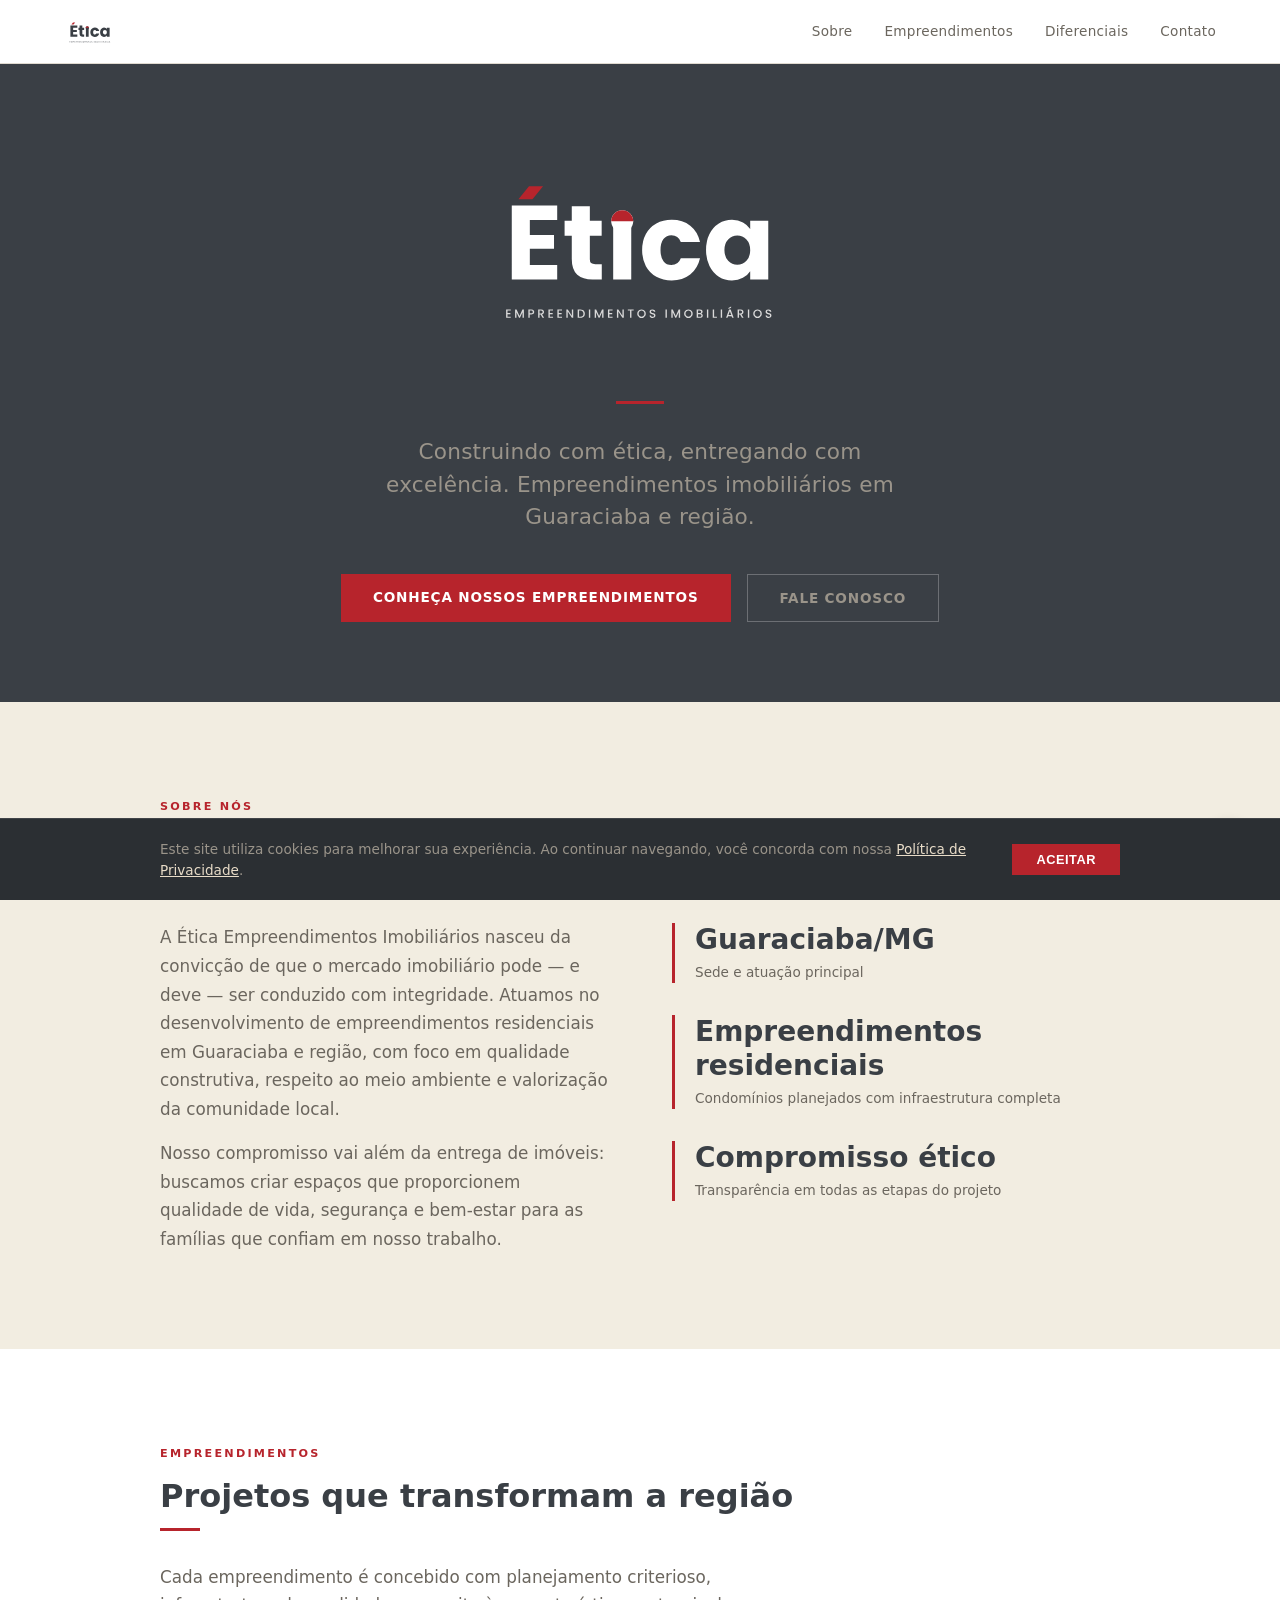
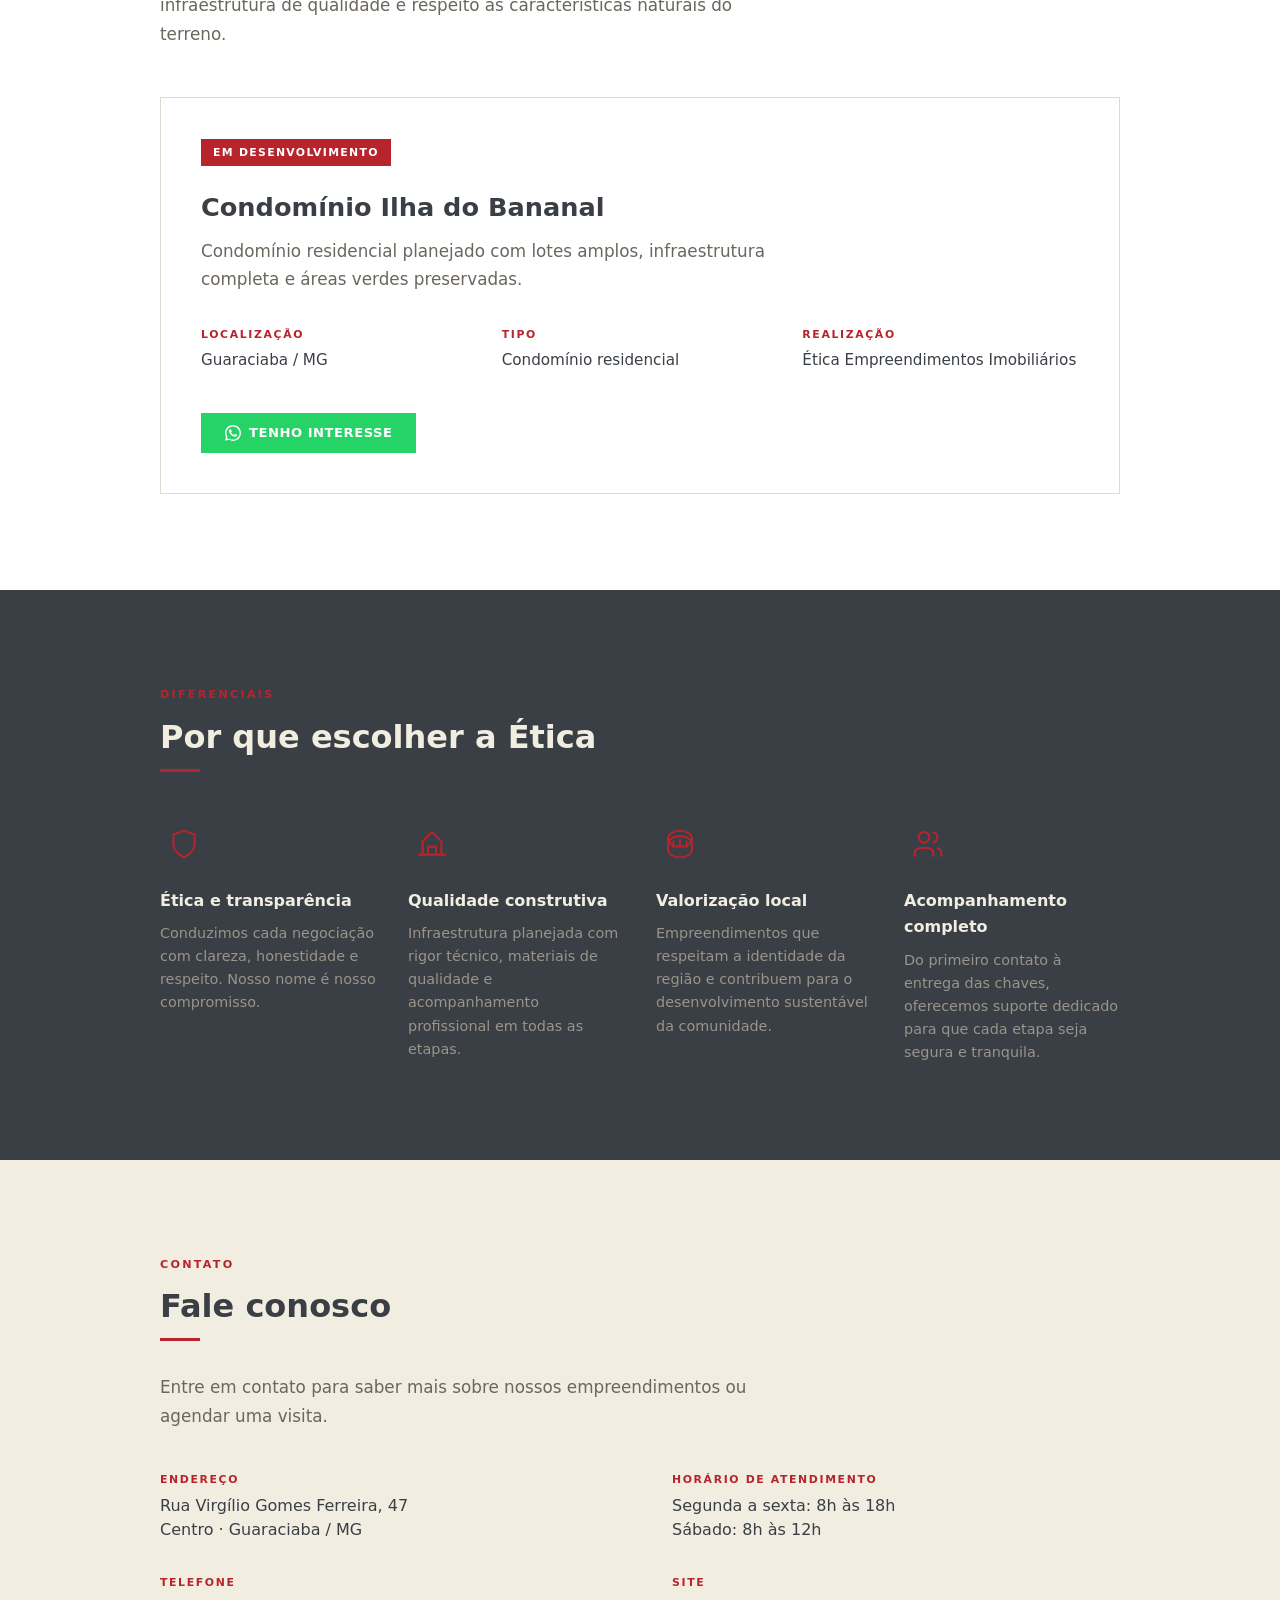
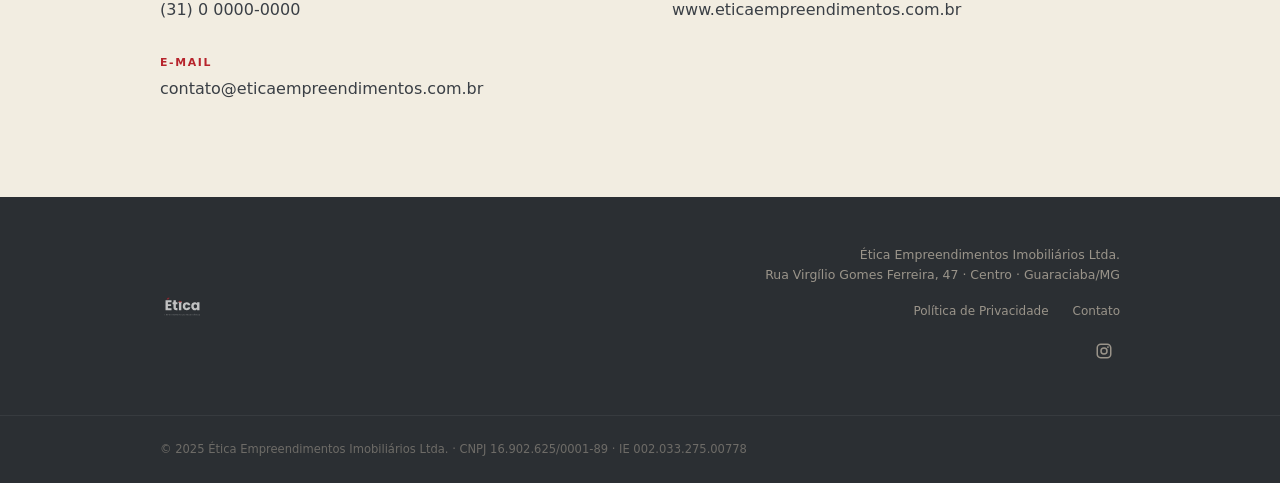
<file: index.html>
<!DOCTYPE html>
<html lang="pt-BR">
<head>
  <meta charset="UTF-8">
  <meta name="viewport" content="width=device-width, initial-scale=1.0">
  <meta name="description" content="Ética Empreendimentos Imobiliários — Construindo com ética, entregando com excelência. Condomínio Ilha do Bananal em Guaraciaba/MG.">
  <meta name="keywords" content="Ética Empreendimentos, imobiliária Guaraciaba, Condomínio Ilha do Bananal, lotes Guaraciaba MG, empreendimentos imobiliários Minas Gerais">
  <meta name="author" content="Ética Empreendimentos Imobiliários Ltda.">
  <meta name="robots" content="index, follow">
  <link rel="canonical" href="https://www.eticaempreendimentos.com.br/">

  <meta property="og:type" content="website">
  <meta property="og:title" content="Ética Empreendimentos Imobiliários">
  <meta property="og:description" content="Construindo com ética, entregando com excelência. Empreendimentos imobiliários em Guaraciaba/MG.">
  <meta property="og:url" content="https://www.eticaempreendimentos.com.br/">
  <meta property="og:site_name" content="Ética Empreendimentos Imobiliários">
  <meta property="og:locale" content="pt_BR">

  <meta name="twitter:card" content="summary">
  <meta name="twitter:title" content="Ética Empreendimentos Imobiliários">
  <meta name="twitter:description" content="Construindo com ética, entregando com excelência. Empreendimentos imobiliários em Guaraciaba/MG.">

  <meta name="theme-color" content="#3A3F45">
  <link rel="icon" type="image/svg+xml" href="assets/Etica-icone.svg">
  <link rel="apple-touch-icon" href="assets/Etica-icone-areia.svg">

  <title>Ética Empreendimentos Imobiliários</title>

  <script type="application/ld+json">
  {
    "@context": "https://schema.org",
    "@type": "RealEstateAgent",
    "name": "Ética Empreendimentos Imobiliários Ltda.",
    "url": "https://www.eticaempreendimentos.com.br",
    "telephone": "+553100000000",
    "email": "contato@eticaempreendimentos.com.br",
    "address": {
      "@type": "PostalAddress",
      "streetAddress": "Rua Virgílio Gomes Ferreira, 47",
      "addressLocality": "Guaraciaba",
      "addressRegion": "MG",
      "addressCountry": "BR"
    },
    "openingHoursSpecification": [
      {
        "@type": "OpeningHoursSpecification",
        "dayOfWeek": ["Monday","Tuesday","Wednesday","Thursday","Friday"],
        "opens": "08:00",
        "closes": "18:00"
      },
      {
        "@type": "OpeningHoursSpecification",
        "dayOfWeek": "Saturday",
        "opens": "08:00",
        "closes": "12:00"
      }
    ],
    "description": "Empreendimentos imobiliários em Guaraciaba e região, com foco em qualidade construtiva e valorização da comunidade local.",
    "taxID": "16.902.625/0001-89"
  }
  </script>

  <style>
    @media (prefers-reduced-motion: reduce) {
      *, *::before, *::after {
        animation-duration: 0.01ms !important;
        transition-duration: 0.01ms !important;
      }
    }

    :root {
      --charcoal: #3A3F45;
      --charcoal-dark: #2B2F33;
      --sand: #E8DCC8;
      --sand-light: #F2EDE1;
      --red: #B7242C;
      --red-hover: #9E1E25;
      --white: #FFFFFF;
      --gray-100: #F7F5F1;
      --gray-200: #E0DAD0;
      --gray-400: #9A948A;
      --gray-500: #6B665E;
      --gray-600: #52504B;
      --whatsapp: #25D366;
      --whatsapp-hover: #1DAF54;

      --bg: var(--white);
      --bg-alt: var(--sand-light);
      --bg-dark: var(--charcoal);
      --bg-dark-deep: var(--charcoal-dark);
      --fg: var(--charcoal);
      --fg-sec: var(--gray-500);
      --fg-on-dark: var(--sand-light);
      --fg-on-dark-sec: var(--gray-400);
      --border: var(--gray-200);
    }

    @media (prefers-color-scheme: dark) {
      :root {
        --bg: #1a1c1f;
        --bg-alt: #222528;
        --bg-dark: #111315;
        --bg-dark-deep: #0c0d0f;
        --fg: #ddd9d0;
        --fg-sec: #908b82;
        --fg-on-dark: #ddd9d0;
        --fg-on-dark-sec: #7a766e;
        --border: #333639;
      }
    }

    :root[data-theme="dark"] {
      --bg: #1a1c1f;
      --bg-alt: #222528;
      --bg-dark: #111315;
      --bg-dark-deep: #0c0d0f;
      --fg: #ddd9d0;
      --fg-sec: #908b82;
      --fg-on-dark: #ddd9d0;
      --fg-on-dark-sec: #7a766e;
      --border: #333639;
    }

    :root[data-theme="light"] {
      --bg: var(--white);
      --bg-alt: var(--sand-light);
      --bg-dark: var(--charcoal);
      --bg-dark-deep: var(--charcoal-dark);
      --fg: var(--charcoal);
      --fg-sec: var(--gray-500);
      --fg-on-dark: var(--sand-light);
      --fg-on-dark-sec: var(--gray-400);
      --border: var(--gray-200);
    }

    *, *::before, *::after { margin: 0; padding: 0; box-sizing: border-box; }

    html { scroll-behavior: smooth; }

    body {
      font-family: system-ui, -apple-system, 'Segoe UI', Roboto, 'Helvetica Neue', Arial, sans-serif;
      font-size: 1rem;
      line-height: 1.65;
      color: var(--fg);
      background: var(--bg);
      -webkit-font-smoothing: antialiased;
    }

    a { color: var(--red); text-decoration: none; transition: color 0.2s; }
    a:hover { color: var(--red-hover); }
    a:focus-visible { outline: 2px solid var(--red); outline-offset: 2px; }

    img { max-width: 100%; display: block; }

    /* ── Nav ───────────────────────────────── */
    .nav {
      position: sticky;
      top: 0;
      z-index: 100;
      display: flex;
      align-items: center;
      justify-content: space-between;
      padding: 0 clamp(1.5rem, 5vw, 4rem);
      height: 64px;
      background: var(--bg);
      border-bottom: 1px solid var(--border);
    }

    .nav-logo { height: 32px; width: auto; }

    .nav-links {
      display: flex;
      gap: 2rem;
      list-style: none;
    }

    .nav-links a {
      font-size: 0.85rem;
      font-weight: 500;
      letter-spacing: 0.02em;
      color: var(--fg-sec);
      transition: color 0.2s;
    }

    .nav-links a:hover { color: var(--fg); }

    /* ── Hamburger ─────────────────────────── */
    .nav-toggle {
      display: none;
      background: none;
      border: none;
      cursor: pointer;
      padding: 0.5rem;
      z-index: 110;
    }

    .nav-toggle span {
      display: block;
      width: 22px;
      height: 2px;
      background: var(--fg);
      transition: transform 0.3s, opacity 0.3s;
    }

    .nav-toggle span + span { margin-top: 6px; }

    .nav-toggle[aria-expanded="true"] span:nth-child(1) {
      transform: translateY(8px) rotate(45deg);
    }
    .nav-toggle[aria-expanded="true"] span:nth-child(2) {
      opacity: 0;
    }
    .nav-toggle[aria-expanded="true"] span:nth-child(3) {
      transform: translateY(-8px) rotate(-45deg);
    }

    /* ── Mobile overlay ────────────────────── */
    .nav-overlay {
      display: none;
    }

    /* ── Hero ──────────────────────────────── */
    .hero {
      display: flex;
      flex-direction: column;
      align-items: center;
      justify-content: center;
      min-height: max(65vh, 440px);
      padding: 5rem clamp(1.5rem, 5vw, 4rem);
      background: var(--bg-dark);
      text-align: center;
    }

    .hero-logo {
      width: min(340px, 70vw);
      height: auto;
      margin-bottom: 3rem;
    }

    .hero-rule {
      width: 48px;
      height: 3px;
      background: var(--red);
      border: none;
      margin-bottom: 2rem;
    }

    .hero-tagline {
      font-size: clamp(1.1rem, 2.5vw, 1.35rem);
      font-weight: 300;
      line-height: 1.5;
      color: var(--fg-on-dark-sec);
      max-width: 520px;
      letter-spacing: 0.01em;
    }

    .hero-actions {
      display: flex;
      gap: 1rem;
      margin-top: 2.5rem;
      flex-wrap: wrap;
      justify-content: center;
    }

    .hero-cta {
      display: inline-block;
      padding: 0.75rem 2rem;
      font-size: 0.85rem;
      font-weight: 600;
      letter-spacing: 0.06em;
      text-transform: uppercase;
      color: var(--white);
      background: var(--red);
      border: none;
      cursor: pointer;
      transition: background 0.2s;
    }

    .hero-cta:hover { background: var(--red-hover); color: var(--white); }

    .hero-cta--outline {
      background: transparent;
      border: 1px solid rgba(255,255,255,0.25);
      color: var(--fg-on-dark-sec);
    }

    .hero-cta--outline:hover {
      border-color: rgba(255,255,255,0.5);
      color: var(--fg-on-dark);
      background: rgba(255,255,255,0.05);
    }

    /* ── Sections ──────────────────────────── */
    .section {
      padding: clamp(4rem, 8vw, 6rem) clamp(1.5rem, 5vw, 4rem);
    }

    .section--sand { background: var(--bg-alt); }
    .section--dark {
      background: var(--bg-dark);
      color: var(--fg-on-dark);
    }

    .section-inner {
      max-width: 960px;
      margin: 0 auto;
    }

    .section-label {
      font-size: 0.7rem;
      font-weight: 700;
      letter-spacing: 0.2em;
      text-transform: uppercase;
      color: var(--red);
      margin-bottom: 0.75rem;
      display: block;
    }

    .section--dark .section-label { color: var(--red); }

    .section h2 {
      font-size: clamp(1.5rem, 3vw, 2rem);
      font-weight: 700;
      line-height: 1.25;
      color: var(--fg);
      margin-bottom: 0.75rem;
    }

    .section--dark h2 { color: var(--fg-on-dark); }

    .section-rule {
      width: 40px;
      height: 3px;
      background: var(--red);
      border: none;
      margin-bottom: 2rem;
    }

    .section p {
      font-size: 1.05rem;
      line-height: 1.7;
      color: var(--fg-sec);
      max-width: 640px;
    }

    .section--dark p { color: var(--fg-on-dark-sec); }

    .section p + p { margin-top: 1rem; }

    /* ── Sobre: two-column ─────────────────── */
    .sobre-grid {
      display: grid;
      grid-template-columns: 1fr 1fr;
      gap: 4rem;
      align-items: start;
      margin-top: 2.5rem;
    }

    .sobre-stat {
      display: flex;
      flex-direction: column;
      gap: 2rem;
    }

    .stat {
      border-left: 3px solid var(--red);
      padding-left: 1.25rem;
    }

    .stat-value {
      font-size: 1.75rem;
      font-weight: 700;
      color: var(--fg);
      line-height: 1.2;
    }

    .stat-label {
      font-size: 0.85rem;
      color: var(--fg-sec);
      margin-top: 0.25rem;
    }

    /* ── Empreendimento card ───────────────── */
    .emp-card {
      margin-top: 3rem;
      background: var(--bg);
      border: 1px solid var(--border);
      overflow: hidden;
    }

    .emp-card-header {
      padding: 2.5rem 2.5rem 2rem;
    }

    .emp-badge {
      display: inline-block;
      padding: 0.3rem 0.75rem;
      font-size: 0.68rem;
      font-weight: 700;
      letter-spacing: 0.12em;
      text-transform: uppercase;
      color: var(--white);
      background: var(--red);
      margin-bottom: 1.25rem;
    }

    .emp-card h3 {
      font-size: 1.6rem;
      font-weight: 700;
      color: var(--fg);
      margin-bottom: 0.5rem;
    }

    .emp-card-sub {
      font-size: 0.9rem;
      color: var(--fg-sec);
    }

    .emp-card-body {
      padding: 0 2.5rem 2.5rem;
      display: grid;
      grid-template-columns: repeat(3, 1fr);
      gap: 1.5rem;
    }

    .emp-detail-label {
      font-size: 0.68rem;
      font-weight: 700;
      letter-spacing: 0.15em;
      text-transform: uppercase;
      color: var(--red);
      margin-bottom: 0.25rem;
    }

    .emp-detail-value {
      font-size: 0.95rem;
      color: var(--fg);
      font-weight: 500;
    }

    .emp-card-cta {
      display: flex;
      padding: 0 2.5rem 2.5rem;
    }

    .emp-card-cta a {
      display: inline-flex;
      align-items: center;
      gap: 0.5rem;
      padding: 0.6rem 1.5rem;
      font-size: 0.82rem;
      font-weight: 600;
      letter-spacing: 0.04em;
      text-transform: uppercase;
      color: var(--white);
      background: var(--whatsapp);
      transition: background 0.2s;
    }

    .emp-card-cta a:hover {
      background: var(--whatsapp-hover);
      color: var(--white);
    }

    .emp-card-cta svg {
      width: 16px;
      height: 16px;
      fill: currentColor;
    }

    /* ── Diferenciais grid ─────────────────── */
    .dif-grid {
      display: grid;
      grid-template-columns: repeat(4, 1fr);
      gap: 2rem;
      margin-top: 3rem;
    }

    .dif-item { text-align: left; }

    .dif-icon-wrap {
      width: 48px;
      height: 48px;
      display: flex;
      align-items: center;
      justify-content: center;
      margin-bottom: 1.25rem;
    }

    .dif-icon-wrap svg {
      width: 32px;
      height: 32px;
      stroke: var(--red);
      fill: none;
      stroke-width: 1.5;
      stroke-linecap: round;
      stroke-linejoin: round;
    }

    .dif-item h4 {
      font-size: 1rem;
      font-weight: 700;
      color: var(--fg-on-dark);
      margin-bottom: 0.5rem;
    }

    .dif-item p {
      font-size: 0.9rem;
      line-height: 1.6;
      color: var(--fg-on-dark-sec);
      max-width: none;
    }

    /* ── Contato ───────────────────────────── */
    .contato-grid {
      display: grid;
      grid-template-columns: 1fr 1fr;
      gap: 4rem;
      margin-top: 2.5rem;
    }

    .contato-info { display: flex; flex-direction: column; gap: 2rem; }

    .contato-item-label {
      font-size: 0.68rem;
      font-weight: 700;
      letter-spacing: 0.15em;
      text-transform: uppercase;
      color: var(--red);
      margin-bottom: 0.35rem;
    }

    .contato-item-value {
      font-size: 1rem;
      color: var(--fg);
      line-height: 1.5;
    }

    .contato-item-value a { color: var(--fg); }
    .contato-item-value a:hover { color: var(--red); }

    /* ── Footer ────────────────────────────── */
    .footer {
      background: var(--bg-dark-deep);
      padding: 3rem clamp(1.5rem, 5vw, 4rem);
    }

    .footer-inner {
      max-width: 960px;
      margin: 0 auto;
      display: flex;
      align-items: center;
      justify-content: space-between;
      gap: 2rem;
    }

    .footer-logo { height: 28px; width: auto; opacity: 0.7; }

    .footer-text {
      font-size: 0.78rem;
      color: var(--fg-on-dark-sec);
      line-height: 1.6;
      text-align: right;
    }

    .footer-links {
      display: flex;
      gap: 1.5rem;
      list-style: none;
      margin-top: 0.75rem;
      justify-content: flex-end;
    }

    .footer-links a {
      font-size: 0.75rem;
      color: var(--fg-on-dark-sec);
      transition: color 0.2s;
    }

    .footer-links a:hover { color: var(--sand); }

    .footer-social {
      display: flex;
      gap: 1rem;
      margin-top: 0.75rem;
      justify-content: flex-end;
    }

    .footer-social a {
      display: flex;
      align-items: center;
      justify-content: center;
      width: 32px;
      height: 32px;
      color: var(--fg-on-dark-sec);
      transition: color 0.2s;
    }

    .footer-social a:hover { color: var(--sand); }

    .footer-social svg {
      width: 18px;
      height: 18px;
      fill: currentColor;
    }

    .footer-legal {
      padding: 1.5rem clamp(1.5rem, 5vw, 4rem);
      background: var(--bg-dark-deep);
      border-top: 1px solid rgba(255,255,255,0.06);
    }

    .footer-legal-inner {
      max-width: 960px;
      margin: 0 auto;
      font-size: 0.72rem;
      color: var(--fg-on-dark-sec);
      opacity: 0.6;
      line-height: 1.6;
    }

    /* ── WhatsApp FAB ──────────────────────── */
    .whatsapp-fab {
      position: fixed;
      bottom: 1.5rem;
      right: 1.5rem;
      z-index: 90;
      display: flex;
      align-items: center;
      justify-content: center;
      width: 56px;
      height: 56px;
      border-radius: 50%;
      background: var(--whatsapp);
      box-shadow: 0 4px 12px rgba(0,0,0,0.25);
      transition: background 0.2s, transform 0.2s;
    }

    .whatsapp-fab:hover {
      background: var(--whatsapp-hover);
      transform: scale(1.08);
    }

    .whatsapp-fab svg {
      width: 28px;
      height: 28px;
      fill: var(--white);
    }

    /* ── Cookie banner ─────────────────────── */
    .cookie-banner {
      display: none;
      position: fixed;
      bottom: 0;
      left: 0;
      right: 0;
      z-index: 200;
      background: var(--charcoal-dark);
      padding: 1.25rem clamp(1.5rem, 5vw, 4rem);
      border-top: 1px solid rgba(255,255,255,0.1);
    }

    .cookie-banner.active { display: block; }

    .cookie-inner {
      max-width: 960px;
      margin: 0 auto;
      display: flex;
      align-items: center;
      gap: 1.5rem;
      flex-wrap: wrap;
    }

    .cookie-inner p {
      flex: 1;
      min-width: 240px;
      font-size: 0.85rem;
      color: var(--fg-on-dark-sec);
      line-height: 1.5;
    }

    .cookie-inner p a {
      color: var(--sand);
      text-decoration: underline;
    }

    .cookie-btn {
      padding: 0.5rem 1.5rem;
      font-size: 0.8rem;
      font-weight: 600;
      letter-spacing: 0.04em;
      text-transform: uppercase;
      color: var(--white);
      background: var(--red);
      border: none;
      cursor: pointer;
      transition: background 0.2s;
      white-space: nowrap;
    }

    .cookie-btn:hover { background: var(--red-hover); }

    /* ── Scroll reveal ─────────────────────── */
    .reveal {
      opacity: 0;
      transform: translateY(16px);
      transition: opacity 0.6s ease, transform 0.6s ease;
    }

    .reveal.visible {
      opacity: 1;
      transform: translateY(0);
    }

    /* ── Responsive ────────────────────────── */
    @media (max-width: 768px) {
      .nav-toggle { display: flex; flex-direction: column; gap: 0; }
      .nav-toggle span + span { margin-top: 6px; }

      .nav-links {
        display: none;
        position: fixed;
        top: 64px;
        left: 0;
        right: 0;
        bottom: 0;
        flex-direction: column;
        align-items: center;
        justify-content: flex-start;
        padding-top: 3rem;
        gap: 0;
        background: var(--bg);
        z-index: 105;
      }

      .nav-links.open { display: flex; }

      .nav-links li {
        width: 100%;
        text-align: center;
        border-bottom: 1px solid var(--border);
      }

      .nav-links a {
        display: block;
        padding: 1.25rem;
        font-size: 1rem;
      }

      .nav-overlay {
        position: fixed;
        top: 64px;
        left: 0;
        right: 0;
        bottom: 0;
        background: rgba(0,0,0,0.4);
        z-index: 104;
      }

      .nav-overlay.open { display: block; }

      .sobre-grid {
        grid-template-columns: 1fr;
        gap: 2.5rem;
      }

      .emp-card-body {
        grid-template-columns: 1fr 1fr;
      }

      .dif-grid {
        grid-template-columns: 1fr 1fr;
        gap: 2.5rem;
      }

      .contato-grid {
        grid-template-columns: 1fr;
        gap: 2.5rem;
      }

      .footer-inner {
        flex-direction: column;
        text-align: center;
      }

      .footer-text { text-align: center; }
      .footer-links { justify-content: center; }
      .footer-social { justify-content: center; }

      .whatsapp-fab { bottom: 1rem; right: 1rem; width: 52px; height: 52px; }
      .whatsapp-fab svg { width: 26px; height: 26px; }

      .cookie-banner.active + .whatsapp-fab { bottom: 5.5rem; }
    }

    @media (max-width: 480px) {
      .emp-card-body { grid-template-columns: 1fr; }
      .emp-card-header { padding: 2rem 1.5rem 1.5rem; }
      .emp-card-body { padding: 0 1.5rem 2rem; }
      .emp-card-cta { padding: 0 1.5rem 2rem; }
      .dif-grid { grid-template-columns: 1fr; }
      .hero-actions { flex-direction: column; align-items: center; }
    }
  </style>
</head>
<body>

<!-- Nav -->
<nav class="nav" role="navigation" aria-label="Principal">
  <a href="#" aria-label="Ética — Página inicial">
    <img src="assets/Etica-logo-principal.svg" alt="Ética Empreendimentos Imobiliários" class="nav-logo">
  </a>
  <button class="nav-toggle" aria-label="Abrir menu" aria-expanded="false" aria-controls="nav-menu">
    <span></span><span></span><span></span>
  </button>
  <div class="nav-overlay" id="nav-overlay"></div>
  <ul class="nav-links" id="nav-menu">
    <li><a href="#sobre">Sobre</a></li>
    <li><a href="#empreendimentos">Empreendimentos</a></li>
    <li><a href="#diferenciais">Diferenciais</a></li>
    <li><a href="#contato">Contato</a></li>
  </ul>
</nav>

<!-- Hero -->
<header class="hero">
  <img src="assets/Etica-logo-negativo.svg" alt="Ética Empreendimentos Imobiliários" class="hero-logo">
  <hr class="hero-rule">
  <p class="hero-tagline">Construindo com ética, entregando com excelência. Empreendimentos imobiliários em Guaraciaba e região.</p>
  <div class="hero-actions">
    <a href="#empreendimentos" class="hero-cta">Conheça nossos empreendimentos</a>
    <a href="#contato" class="hero-cta hero-cta--outline">Fale conosco</a>
  </div>
</header>

<!-- Sobre -->
<section class="section section--sand" id="sobre">
  <div class="section-inner">
    <span class="section-label reveal">Sobre nós</span>
    <h2 class="reveal">Solidez e transparência em cada projeto</h2>
    <hr class="section-rule reveal">

    <div class="sobre-grid">
      <div class="reveal">
        <p>A Ética Empreendimentos Imobiliários nasceu da convicção de que o mercado imobiliário pode — e deve — ser conduzido com integridade. Atuamos no desenvolvimento de empreendimentos residenciais em Guaraciaba e região, com foco em qualidade construtiva, respeito ao meio ambiente e valorização da comunidade local.</p>
        <p>Nosso compromisso vai além da entrega de imóveis: buscamos criar espaços que proporcionem qualidade de vida, segurança e bem-estar para as famílias que confiam em nosso trabalho.</p>
      </div>
      <div class="sobre-stat reveal">
        <div class="stat">
          <div class="stat-value">Guaraciaba/MG</div>
          <div class="stat-label">Sede e atuação principal</div>
        </div>
        <div class="stat">
          <div class="stat-value">Empreendimentos residenciais</div>
          <div class="stat-label">Condomínios planejados com infraestrutura completa</div>
        </div>
        <div class="stat">
          <div class="stat-value">Compromisso ético</div>
          <div class="stat-label">Transparência em todas as etapas do projeto</div>
        </div>
      </div>
    </div>
  </div>
</section>

<!-- Empreendimentos -->
<section class="section" id="empreendimentos">
  <div class="section-inner">
    <span class="section-label reveal">Empreendimentos</span>
    <h2 class="reveal">Projetos que transformam a região</h2>
    <hr class="section-rule reveal">
    <p class="reveal">Cada empreendimento é concebido com planejamento criterioso, infraestrutura de qualidade e respeito às características naturais do terreno.</p>

    <div class="emp-card reveal">
      <div class="emp-card-header">
        <span class="emp-badge">Em desenvolvimento</span>
        <h3>Condomínio Ilha do Bananal</h3>
        <p class="emp-card-sub">Condomínio residencial planejado com lotes amplos, infraestrutura completa e áreas verdes preservadas.</p>
      </div>
      <div class="emp-card-body">
        <div>
          <div class="emp-detail-label">Localização</div>
          <div class="emp-detail-value">Guaraciaba / MG</div>
        </div>
        <div>
          <div class="emp-detail-label">Tipo</div>
          <div class="emp-detail-value">Condomínio residencial</div>
        </div>
        <div>
          <div class="emp-detail-label">Realização</div>
          <div class="emp-detail-value">Ética Empreendimentos Imobiliários</div>
        </div>
      </div>
      <div class="emp-card-cta">
        <a href="https://wa.me/5531000000000?text=Ol%C3%A1!%20Gostaria%20de%20saber%20mais%20sobre%20o%20Condom%C3%ADnio%20Ilha%20do%20Bananal." target="_blank" rel="noopener">
          <svg viewBox="0 0 24 24"><path d="M17.472 14.382c-.297-.149-1.758-.867-2.03-.967-.273-.099-.471-.148-.67.15-.197.297-.767.966-.94 1.164-.173.199-.347.223-.644.075-.297-.15-1.255-.463-2.39-1.475-.883-.788-1.48-1.761-1.653-2.059-.173-.297-.018-.458.13-.606.134-.133.298-.347.446-.52.149-.174.198-.298.298-.497.099-.198.05-.371-.025-.52-.075-.149-.669-1.612-.916-2.207-.242-.579-.487-.5-.669-.51-.173-.008-.371-.01-.57-.01-.198 0-.52.074-.792.372-.272.297-1.04 1.016-1.04 2.479 0 1.462 1.065 2.875 1.213 3.074.149.198 2.096 3.2 5.077 4.487.709.306 1.262.489 1.694.625.712.227 1.36.195 1.871.118.571-.085 1.758-.719 2.006-1.413.248-.694.248-1.289.173-1.413-.074-.124-.272-.198-.57-.347z"/><path d="M12 0C5.373 0 0 5.373 0 12c0 2.127.555 4.122 1.527 5.855L.058 23.708l5.982-1.434A11.94 11.94 0 0 0 12 24c6.627 0 12-5.373 12-12S18.627 0 12 0zm0 21.82c-1.87 0-3.642-.5-5.17-1.378l-.37-.22-3.554.852.893-3.452-.24-.382A9.786 9.786 0 0 1 2.18 12c0-5.422 4.398-9.82 9.82-9.82 5.422 0 9.82 4.398 9.82 9.82 0 5.422-4.398 9.82-9.82 9.82z"/></svg>
          Tenho interesse
        </a>
      </div>
    </div>
  </div>
</section>

<!-- Diferenciais -->
<section class="section section--dark" id="diferenciais">
  <div class="section-inner">
    <span class="section-label reveal">Diferenciais</span>
    <h2 class="reveal">Por que escolher a Ética</h2>
    <hr class="section-rule reveal">

    <div class="dif-grid">
      <div class="dif-item reveal">
        <div class="dif-icon-wrap">
          <svg viewBox="0 0 24 24"><path d="M12 22s8-4 8-10V5l-8-3-8 3v7c0 6 8 10 8 10z"/></svg>
        </div>
        <h4>Ética e transparência</h4>
        <p>Conduzimos cada negociação com clareza, honestidade e respeito. Nosso nome é nosso compromisso.</p>
      </div>
      <div class="dif-item reveal">
        <div class="dif-icon-wrap">
          <svg viewBox="0 0 24 24"><path d="M2 20h20M5 20V10l7-7 7 7v10M9 20v-6h6v6"/></svg>
        </div>
        <h4>Qualidade construtiva</h4>
        <p>Infraestrutura planejada com rigor técnico, materiais de qualidade e acompanhamento profissional em todas as etapas.</p>
      </div>
      <div class="dif-item reveal">
        <div class="dif-icon-wrap">
          <svg viewBox="0 0 24 24"><path d="M12 22c-4.97 0-9-2.686-9-6v-4c0-3.314 4.03-6 9-6s9 2.686 9 6v4c0 3.314-4.03 6-9 6z"/><path d="M12 14c-4.97 0-9-2.686-9-6s4.03-6 9-6 9 2.686 9 6-4.03 6-9 6z"/><path d="M7 10.5v4M12 9v4M17 10.5v4"/></svg>
        </div>
        <h4>Valorização local</h4>
        <p>Empreendimentos que respeitam a identidade da região e contribuem para o desenvolvimento sustentável da comunidade.</p>
      </div>
      <div class="dif-item reveal">
        <div class="dif-icon-wrap">
          <svg viewBox="0 0 24 24"><path d="M16 21v-2a4 4 0 0 0-4-4H6a4 4 0 0 0-4 4v2"/><circle cx="9" cy="7" r="4"/><path d="M22 21v-2a4 4 0 0 0-3-3.87M16 3.13a4 4 0 0 1 0 7.75"/></svg>
        </div>
        <h4>Acompanhamento completo</h4>
        <p>Do primeiro contato à entrega das chaves, oferecemos suporte dedicado para que cada etapa seja segura e tranquila.</p>
      </div>
    </div>
  </div>
</section>

<!-- Contato -->
<section class="section section--sand" id="contato">
  <div class="section-inner">
    <span class="section-label reveal">Contato</span>
    <h2 class="reveal">Fale conosco</h2>
    <hr class="section-rule reveal">
    <p class="reveal">Entre em contato para saber mais sobre nossos empreendimentos ou agendar uma visita.</p>

    <div class="contato-grid reveal">
      <div class="contato-info">
        <div class="contato-item">
          <div class="contato-item-label">Endereço</div>
          <div class="contato-item-value">
            Rua Virgílio Gomes Ferreira, 47<br>
            Centro · Guaraciaba / MG
          </div>
        </div>
        <div class="contato-item">
          <div class="contato-item-label">Telefone</div>
          <div class="contato-item-value">
            <a href="tel:+5531000000000">(31) 0 0000-0000</a>
          </div>
        </div>
        <div class="contato-item">
          <div class="contato-item-label">E-mail</div>
          <div class="contato-item-value">
            <a href="mailto:contato@eticaempreendimentos.com.br">contato@eticaempreendimentos.com.br</a>
          </div>
        </div>
      </div>
      <div class="contato-info">
        <div class="contato-item">
          <div class="contato-item-label">Horário de atendimento</div>
          <div class="contato-item-value">
            Segunda a sexta: 8h às 18h<br>
            Sábado: 8h às 12h
          </div>
        </div>
        <div class="contato-item">
          <div class="contato-item-label">Site</div>
          <div class="contato-item-value">
            <a href="https://www.eticaempreendimentos.com.br" target="_blank" rel="noopener">www.eticaempreendimentos.com.br</a>
          </div>
        </div>
      </div>
    </div>
  </div>
</section>

<!-- Footer -->
<footer class="footer">
  <div class="footer-inner">
    <img src="assets/Etica-logo-negativo.svg" alt="Ética" class="footer-logo">
    <div>
      <div class="footer-text">
        Ética Empreendimentos Imobiliários Ltda.<br>
        Rua Virgílio Gomes Ferreira, 47 · Centro · Guaraciaba/MG
      </div>
      <ul class="footer-links">
        <li><a href="politica-de-privacidade.html">Política de Privacidade</a></li>
        <li><a href="mailto:contato@eticaempreendimentos.com.br">Contato</a></li>
      </ul>
      <div class="footer-social">
        <a href="https://www.instagram.com/eticaempreendimentos/" target="_blank" rel="noopener" aria-label="Instagram">
          <svg viewBox="0 0 24 24"><path d="M7.8 2h8.4C19.4 2 22 4.6 22 7.8v8.4a5.8 5.8 0 0 1-5.8 5.8H7.8C4.6 22 2 19.4 2 16.2V7.8A5.8 5.8 0 0 1 7.8 2m-.2 2A3.6 3.6 0 0 0 4 7.6v8.8C4 18.39 5.61 20 7.6 20h8.8a3.6 3.6 0 0 0 3.6-3.6V7.6C20 5.61 18.39 4 16.4 4H7.6m9.65 1.5a1.25 1.25 0 1 1 0 2.5 1.25 1.25 0 0 1 0-2.5M12 7a5 5 0 1 1 0 10 5 5 0 0 1 0-10m0 2a3 3 0 1 0 0 6 3 3 0 0 0 0-6z"/></svg>
        </a>
      </div>
    </div>
  </div>
</footer>
<div class="footer-legal">
  <div class="footer-legal-inner">
    &copy; 2025 Ética Empreendimentos Imobiliários Ltda. · CNPJ 16.902.625/0001-89 · IE 002.033.275.00778
  </div>
</div>

<!-- WhatsApp FAB -->
<a href="https://wa.me/5531000000000?text=Ol%C3%A1!%20Gostaria%20de%20saber%20mais%20sobre%20os%20empreendimentos%20da%20%C3%89tica." class="whatsapp-fab" target="_blank" rel="noopener" aria-label="Fale conosco pelo WhatsApp">
  <svg viewBox="0 0 24 24"><path d="M17.472 14.382c-.297-.149-1.758-.867-2.03-.967-.273-.099-.471-.148-.67.15-.197.297-.767.966-.94 1.164-.173.199-.347.223-.644.075-.297-.15-1.255-.463-2.39-1.475-.883-.788-1.48-1.761-1.653-2.059-.173-.297-.018-.458.13-.606.134-.133.298-.347.446-.52.149-.174.198-.298.298-.497.099-.198.05-.371-.025-.52-.075-.149-.669-1.612-.916-2.207-.242-.579-.487-.5-.669-.51-.173-.008-.371-.01-.57-.01-.198 0-.52.074-.792.372-.272.297-1.04 1.016-1.04 2.479 0 1.462 1.065 2.875 1.213 3.074.149.198 2.096 3.2 5.077 4.487.709.306 1.262.489 1.694.625.712.227 1.36.195 1.871.118.571-.085 1.758-.719 2.006-1.413.248-.694.248-1.289.173-1.413-.074-.124-.272-.198-.57-.347z"/><path d="M12 0C5.373 0 0 5.373 0 12c0 2.127.555 4.122 1.527 5.855L.058 23.708l5.982-1.434A11.94 11.94 0 0 0 12 24c6.627 0 12-5.373 12-12S18.627 0 12 0zm0 21.82c-1.87 0-3.642-.5-5.17-1.378l-.37-.22-3.554.852.893-3.452-.24-.382A9.786 9.786 0 0 1 2.18 12c0-5.422 4.398-9.82 9.82-9.82 5.422 0 9.82 4.398 9.82 9.82 0 5.422-4.398 9.82-9.82 9.82z"/></svg>
</a>

<!-- Cookie Banner (LGPD) -->
<div class="cookie-banner" id="cookie-banner">
  <div class="cookie-inner">
    <p>Este site utiliza cookies para melhorar sua experiência. Ao continuar navegando, você concorda com nossa <a href="politica-de-privacidade.html">Política de Privacidade</a>.</p>
    <button class="cookie-btn" id="cookie-accept">Aceitar</button>
  </div>
</div>

<script>
(function () {
  // Scroll reveal
  var els = document.querySelectorAll('.reveal');
  if ('IntersectionObserver' in window) {
    var obs = new IntersectionObserver(function (entries) {
      entries.forEach(function (e) {
        if (e.isIntersecting) {
          e.target.classList.add('visible');
          obs.unobserve(e.target);
        }
      });
    }, { threshold: 0.12, rootMargin: '0px 0px -30px 0px' });
    els.forEach(function (el) { obs.observe(el); });
  } else {
    els.forEach(function (el) { el.classList.add('visible'); });
  }

  // Mobile menu toggle
  var toggle = document.querySelector('.nav-toggle');
  var menu = document.getElementById('nav-menu');
  var overlay = document.getElementById('nav-overlay');

  function closeMenu() {
    menu.classList.remove('open');
    overlay.classList.remove('open');
    toggle.setAttribute('aria-expanded', 'false');
    document.body.style.overflow = '';
  }

  toggle.addEventListener('click', function () {
    var expanded = toggle.getAttribute('aria-expanded') === 'true';
    if (expanded) {
      closeMenu();
    } else {
      menu.classList.add('open');
      overlay.classList.add('open');
      toggle.setAttribute('aria-expanded', 'true');
      document.body.style.overflow = 'hidden';
    }
  });

  overlay.addEventListener('click', closeMenu);

  menu.querySelectorAll('a').forEach(function (link) {
    link.addEventListener('click', closeMenu);
  });

  // Cookie banner
  if (!localStorage.getItem('etica_cookies_accepted')) {
    document.getElementById('cookie-banner').classList.add('active');
  }

  document.getElementById('cookie-accept').addEventListener('click', function () {
    localStorage.setItem('etica_cookies_accepted', '1');
    document.getElementById('cookie-banner').classList.remove('active');
  });
})();
</script>

</body>
</html>
</file>
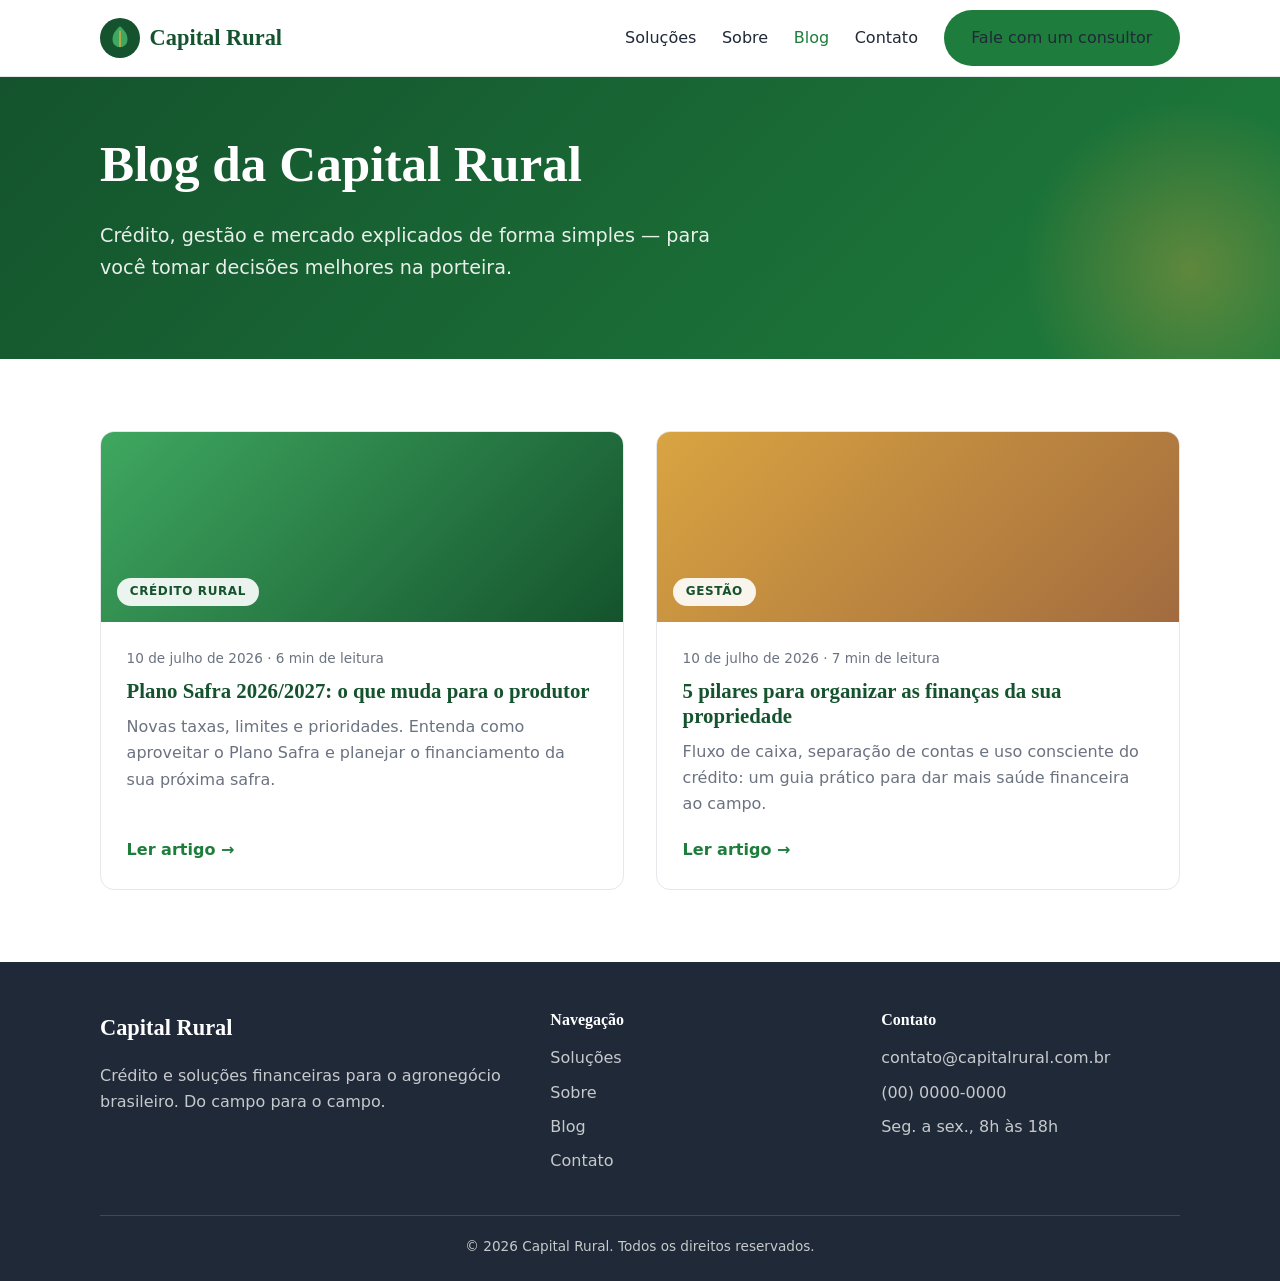
<file: blog.html>
<!DOCTYPE html>
<html lang="pt-BR">
<head>
  <meta charset="UTF-8" />
  <meta name="viewport" content="width=device-width, initial-scale=1.0" />
  <title>Blog — Capital Rural</title>
  <meta name="description" content="Artigos sobre crédito rural, gestão da propriedade, Plano Safra e finanças no agronegócio. Conteúdo prático da Capital Rural para o produtor decidir melhor." />
  <link rel="stylesheet" href="assets/css/styles.css" />
</head>
<body>

  <header class="site-header">
    <div class="container">
      <a href="index.html" class="logo" aria-label="Capital Rural — página inicial">
        <svg class="logo-mark" viewBox="0 0 48 48" xmlns="http://www.w3.org/2000/svg" aria-hidden="true">
          <circle cx="24" cy="24" r="24" fill="#14532d" />
          <path d="M24 10c-6 5-9 10-9 16a9 9 0 0 0 18 0c0-6-3-11-9-16z" fill="#3fa860" />
          <path d="M24 16v18" stroke="#d9a441" stroke-width="2" stroke-linecap="round" />
        </svg>
        Capital Rural
      </a>

      <button class="nav-toggle" aria-label="Abrir menu" aria-expanded="false">☰</button>

      <nav class="main-nav" aria-label="Navegação principal">
        <ul>
          <li><a href="index.html#solucoes">Soluções</a></li>
          <li><a href="index.html#sobre">Sobre</a></li>
          <li><a href="blog.html" class="ativo">Blog</a></li>
          <li><a href="index.html#contato">Contato</a></li>
          <li><a href="index.html#contato" class="btn btn-primario">Fale com um consultor</a></li>
        </ul>
      </nav>
    </div>
  </header>

  <main>
    <section class="hero" style="padding:3.5rem 0;">
      <div class="container">
        <h1>Blog da Capital Rural</h1>
        <p>Crédito, gestão e mercado explicados de forma simples — para você tomar decisões melhores na porteira.</p>
      </div>
    </section>

    <section class="secao">
      <div class="container">
        <div class="post-lista">
          <article class="post-card">
            <div class="thumb"><span class="categoria">Crédito Rural</span></div>
            <div class="corpo">
              <div class="meta">10 de julho de 2026 · 6 min de leitura</div>
              <h3>Plano Safra 2026/2027: o que muda para o produtor</h3>
              <p>Novas taxas, limites e prioridades. Entenda como aproveitar o Plano Safra e planejar o financiamento da sua próxima safra.</p>
              <a href="blog/plano-safra-2026-2027.html" class="ler-mais">Ler artigo →</a>
            </div>
          </article>

          <article class="post-card">
            <div class="thumb terra"><span class="categoria">Gestão</span></div>
            <div class="corpo">
              <div class="meta">10 de julho de 2026 · 7 min de leitura</div>
              <h3>5 pilares para organizar as finanças da sua propriedade</h3>
              <p>Fluxo de caixa, separação de contas e uso consciente do crédito: um guia prático para dar mais saúde financeira ao campo.</p>
              <a href="blog/financas-da-propriedade-rural.html" class="ler-mais">Ler artigo →</a>
            </div>
          </article>
        </div>
      </div>
    </section>
  </main>

  <footer class="site-footer">
    <div class="container">
      <div class="grade-footer">
        <div>
          <div class="logo">Capital Rural</div>
          <p>Crédito e soluções financeiras para o agronegócio brasileiro. Do campo para o campo.</p>
        </div>
        <div>
          <h4>Navegação</h4>
          <a href="index.html#solucoes">Soluções</a>
          <a href="index.html#sobre">Sobre</a>
          <a href="blog.html">Blog</a>
          <a href="index.html#contato">Contato</a>
        </div>
        <div>
          <h4>Contato</h4>
          <a href="mailto:contato@capitalrural.com.br">contato@capitalrural.com.br</a>
          <a href="tel:+5500000000000">(00) 0000-0000</a>
          <a href="#">Seg. a sex., 8h às 18h</a>
        </div>
      </div>
      <div class="footer-base">
        © <span data-ano>2026</span> Capital Rural. Todos os direitos reservados.
      </div>
    </div>
  </footer>

  <script src="assets/js/main.js"></script>
</body>
</html>
</file>
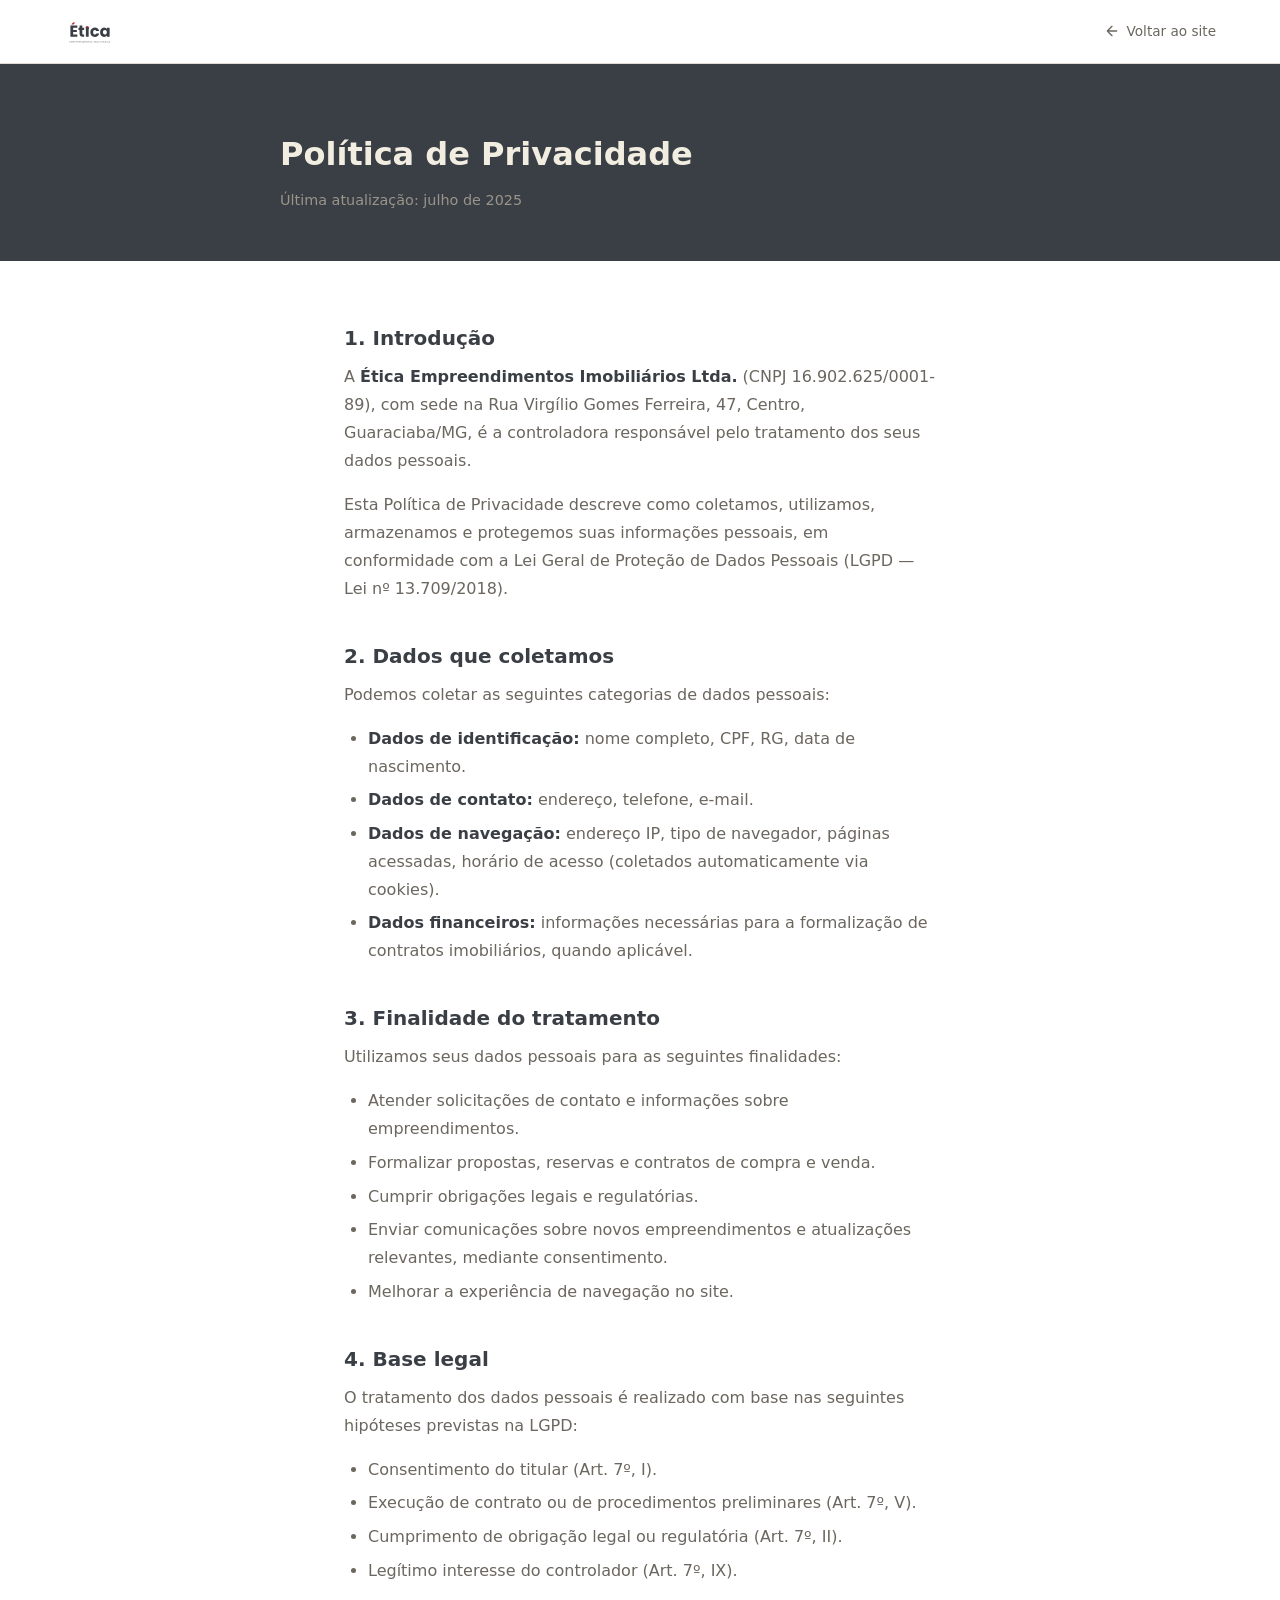
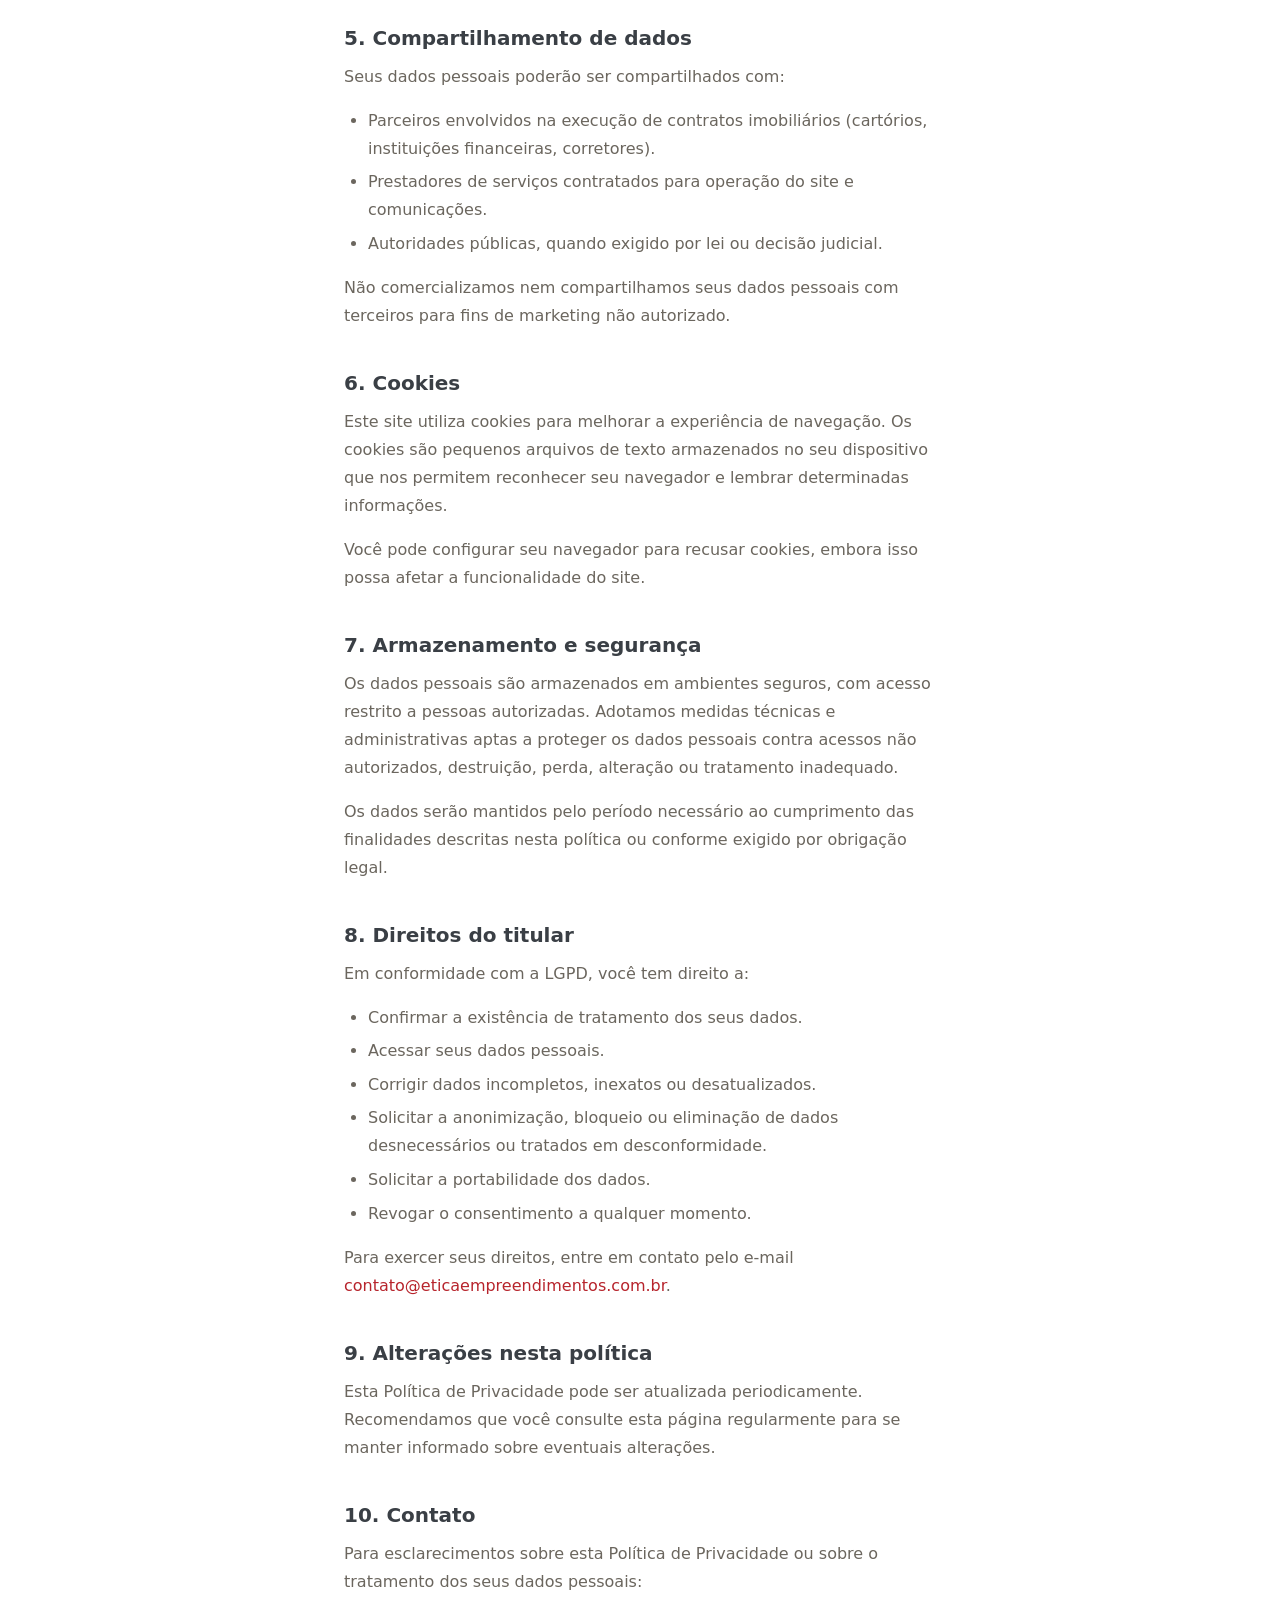
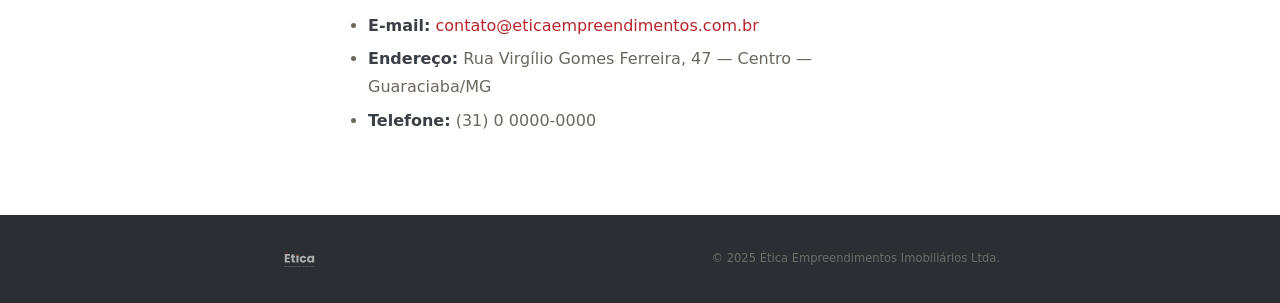
<file: politica-de-privacidade.html>
<!DOCTYPE html>
<html lang="pt-BR">
<head>
  <meta charset="UTF-8">
  <meta name="viewport" content="width=device-width, initial-scale=1.0">
  <meta name="description" content="Política de Privacidade — Ética Empreendimentos Imobiliários Ltda.">
  <meta name="robots" content="noindex">
  <link rel="canonical" href="https://www.eticaempreendimentos.com.br/politica-de-privacidade.html">
  <meta name="theme-color" content="#3A3F45">
  <link rel="icon" type="image/svg+xml" href="assets/Etica-icone.svg">
  <title>Política de Privacidade — Ética Empreendimentos</title>
  <style>
    @media (prefers-reduced-motion: reduce) {
      *, *::before, *::after {
        animation-duration: 0.01ms !important;
        transition-duration: 0.01ms !important;
      }
    }

    :root {
      --charcoal: #3A3F45;
      --charcoal-dark: #2B2F33;
      --sand: #E8DCC8;
      --sand-light: #F2EDE1;
      --red: #B7242C;
      --red-hover: #9E1E25;
      --white: #FFFFFF;
      --gray-200: #E0DAD0;
      --gray-400: #9A948A;
      --gray-500: #6B665E;

      --bg: var(--white);
      --bg-alt: var(--sand-light);
      --bg-dark: var(--charcoal);
      --bg-dark-deep: var(--charcoal-dark);
      --fg: var(--charcoal);
      --fg-sec: var(--gray-500);
      --fg-on-dark: var(--sand-light);
      --fg-on-dark-sec: var(--gray-400);
      --border: var(--gray-200);
    }

    @media (prefers-color-scheme: dark) {
      :root {
        --bg: #1a1c1f;
        --bg-alt: #222528;
        --bg-dark: #111315;
        --bg-dark-deep: #0c0d0f;
        --fg: #ddd9d0;
        --fg-sec: #908b82;
        --fg-on-dark: #ddd9d0;
        --fg-on-dark-sec: #7a766e;
        --border: #333639;
      }
    }

    :root[data-theme="dark"] {
      --bg: #1a1c1f;
      --bg-alt: #222528;
      --bg-dark: #111315;
      --bg-dark-deep: #0c0d0f;
      --fg: #ddd9d0;
      --fg-sec: #908b82;
      --fg-on-dark: #ddd9d0;
      --fg-on-dark-sec: #7a766e;
      --border: #333639;
    }

    :root[data-theme="light"] {
      --bg: var(--white);
      --bg-alt: var(--sand-light);
      --bg-dark: var(--charcoal);
      --bg-dark-deep: var(--charcoal-dark);
      --fg: var(--charcoal);
      --fg-sec: var(--gray-500);
      --fg-on-dark: var(--sand-light);
      --fg-on-dark-sec: var(--gray-400);
      --border: var(--gray-200);
    }

    *, *::before, *::after { margin: 0; padding: 0; box-sizing: border-box; }
    html { scroll-behavior: smooth; }

    body {
      font-family: system-ui, -apple-system, 'Segoe UI', Roboto, 'Helvetica Neue', Arial, sans-serif;
      font-size: 1rem;
      line-height: 1.65;
      color: var(--fg);
      background: var(--bg);
      -webkit-font-smoothing: antialiased;
    }

    a { color: var(--red); text-decoration: none; transition: color 0.2s; }
    a:hover { color: var(--red-hover); }
    a:focus-visible { outline: 2px solid var(--red); outline-offset: 2px; }
    img { max-width: 100%; display: block; }

    .nav {
      position: sticky;
      top: 0;
      z-index: 100;
      display: flex;
      align-items: center;
      justify-content: space-between;
      padding: 0 clamp(1.5rem, 5vw, 4rem);
      height: 64px;
      background: var(--bg);
      border-bottom: 1px solid var(--border);
    }

    .nav-logo { height: 32px; width: auto; }

    .nav-back {
      font-size: 0.85rem;
      font-weight: 500;
      color: var(--fg-sec);
      display: flex;
      align-items: center;
      gap: 0.4rem;
    }

    .nav-back:hover { color: var(--fg); }

    .nav-back svg {
      width: 16px;
      height: 16px;
      stroke: currentColor;
      fill: none;
      stroke-width: 2;
      stroke-linecap: round;
      stroke-linejoin: round;
    }

    .page-header {
      background: var(--bg-dark);
      padding: 4rem clamp(1.5rem, 5vw, 4rem) 3rem;
    }

    .page-header-inner {
      max-width: 720px;
      margin: 0 auto;
    }

    .page-header h1 {
      font-size: clamp(1.5rem, 3vw, 2rem);
      font-weight: 700;
      color: var(--fg-on-dark);
      margin-bottom: 0.5rem;
    }

    .page-header p {
      font-size: 0.9rem;
      color: var(--fg-on-dark-sec);
    }

    .content {
      max-width: 720px;
      margin: 0 auto;
      padding: clamp(2.5rem, 6vw, 4rem) clamp(1.5rem, 5vw, 4rem);
    }

    .content h2 {
      font-size: 1.25rem;
      font-weight: 700;
      color: var(--fg);
      margin: 2.5rem 0 0.75rem;
      line-height: 1.3;
    }

    .content h2:first-child { margin-top: 0; }

    .content p {
      font-size: 1rem;
      line-height: 1.75;
      color: var(--fg-sec);
      margin-bottom: 1rem;
    }

    .content ul {
      margin: 0.5rem 0 1rem 1.5rem;
      color: var(--fg-sec);
      line-height: 1.75;
    }

    .content ul li { margin-bottom: 0.35rem; }

    .content strong { color: var(--fg); font-weight: 600; }

    .footer {
      background: var(--bg-dark-deep);
      padding: 2rem clamp(1.5rem, 5vw, 4rem);
    }

    .footer-inner {
      max-width: 720px;
      margin: 0 auto;
      display: flex;
      align-items: center;
      justify-content: space-between;
      gap: 1rem;
    }

    .footer-logo { height: 24px; width: auto; opacity: 0.6; }

    .footer-text {
      font-size: 0.72rem;
      color: var(--fg-on-dark-sec);
      opacity: 0.6;
      text-align: right;
    }

    @media (max-width: 480px) {
      .footer-inner { flex-direction: column; text-align: center; }
      .footer-text { text-align: center; }
    }
  </style>
</head>
<body>

<nav class="nav" role="navigation">
  <a href="index.html" aria-label="Ética — Página inicial">
    <img src="assets/Etica-logo-principal.svg" alt="Ética Empreendimentos Imobiliários" class="nav-logo">
  </a>
  <a href="index.html" class="nav-back">
    <svg viewBox="0 0 24 24"><path d="M19 12H5M12 19l-7-7 7-7"/></svg>
    Voltar ao site
  </a>
</nav>

<header class="page-header">
  <div class="page-header-inner">
    <h1>Política de Privacidade</h1>
    <p>Última atualização: julho de 2025</p>
  </div>
</header>

<main class="content">

  <h2>1. Introdução</h2>
  <p>A <strong>Ética Empreendimentos Imobiliários Ltda.</strong> (CNPJ 16.902.625/0001-89), com sede na Rua Virgílio Gomes Ferreira, 47, Centro, Guaraciaba/MG, é a controladora responsável pelo tratamento dos seus dados pessoais.</p>
  <p>Esta Política de Privacidade descreve como coletamos, utilizamos, armazenamos e protegemos suas informações pessoais, em conformidade com a Lei Geral de Proteção de Dados Pessoais (LGPD — Lei nº 13.709/2018).</p>

  <h2>2. Dados que coletamos</h2>
  <p>Podemos coletar as seguintes categorias de dados pessoais:</p>
  <ul>
    <li><strong>Dados de identificação:</strong> nome completo, CPF, RG, data de nascimento.</li>
    <li><strong>Dados de contato:</strong> endereço, telefone, e-mail.</li>
    <li><strong>Dados de navegação:</strong> endereço IP, tipo de navegador, páginas acessadas, horário de acesso (coletados automaticamente via cookies).</li>
    <li><strong>Dados financeiros:</strong> informações necessárias para a formalização de contratos imobiliários, quando aplicável.</li>
  </ul>

  <h2>3. Finalidade do tratamento</h2>
  <p>Utilizamos seus dados pessoais para as seguintes finalidades:</p>
  <ul>
    <li>Atender solicitações de contato e informações sobre empreendimentos.</li>
    <li>Formalizar propostas, reservas e contratos de compra e venda.</li>
    <li>Cumprir obrigações legais e regulatórias.</li>
    <li>Enviar comunicações sobre novos empreendimentos e atualizações relevantes, mediante consentimento.</li>
    <li>Melhorar a experiência de navegação no site.</li>
  </ul>

  <h2>4. Base legal</h2>
  <p>O tratamento dos dados pessoais é realizado com base nas seguintes hipóteses previstas na LGPD:</p>
  <ul>
    <li>Consentimento do titular (Art. 7º, I).</li>
    <li>Execução de contrato ou de procedimentos preliminares (Art. 7º, V).</li>
    <li>Cumprimento de obrigação legal ou regulatória (Art. 7º, II).</li>
    <li>Legítimo interesse do controlador (Art. 7º, IX).</li>
  </ul>

  <h2>5. Compartilhamento de dados</h2>
  <p>Seus dados pessoais poderão ser compartilhados com:</p>
  <ul>
    <li>Parceiros envolvidos na execução de contratos imobiliários (cartórios, instituições financeiras, corretores).</li>
    <li>Prestadores de serviços contratados para operação do site e comunicações.</li>
    <li>Autoridades públicas, quando exigido por lei ou decisão judicial.</li>
  </ul>
  <p>Não comercializamos nem compartilhamos seus dados pessoais com terceiros para fins de marketing não autorizado.</p>

  <h2>6. Cookies</h2>
  <p>Este site utiliza cookies para melhorar a experiência de navegação. Os cookies são pequenos arquivos de texto armazenados no seu dispositivo que nos permitem reconhecer seu navegador e lembrar determinadas informações.</p>
  <p>Você pode configurar seu navegador para recusar cookies, embora isso possa afetar a funcionalidade do site.</p>

  <h2>7. Armazenamento e segurança</h2>
  <p>Os dados pessoais são armazenados em ambientes seguros, com acesso restrito a pessoas autorizadas. Adotamos medidas técnicas e administrativas aptas a proteger os dados pessoais contra acessos não autorizados, destruição, perda, alteração ou tratamento inadequado.</p>
  <p>Os dados serão mantidos pelo período necessário ao cumprimento das finalidades descritas nesta política ou conforme exigido por obrigação legal.</p>

  <h2>8. Direitos do titular</h2>
  <p>Em conformidade com a LGPD, você tem direito a:</p>
  <ul>
    <li>Confirmar a existência de tratamento dos seus dados.</li>
    <li>Acessar seus dados pessoais.</li>
    <li>Corrigir dados incompletos, inexatos ou desatualizados.</li>
    <li>Solicitar a anonimização, bloqueio ou eliminação de dados desnecessários ou tratados em desconformidade.</li>
    <li>Solicitar a portabilidade dos dados.</li>
    <li>Revogar o consentimento a qualquer momento.</li>
  </ul>
  <p>Para exercer seus direitos, entre em contato pelo e-mail <a href="mailto:contato@eticaempreendimentos.com.br">contato@eticaempreendimentos.com.br</a>.</p>

  <h2>9. Alterações nesta política</h2>
  <p>Esta Política de Privacidade pode ser atualizada periodicamente. Recomendamos que você consulte esta página regularmente para se manter informado sobre eventuais alterações.</p>

  <h2>10. Contato</h2>
  <p>Para esclarecimentos sobre esta Política de Privacidade ou sobre o tratamento dos seus dados pessoais:</p>
  <ul>
    <li><strong>E-mail:</strong> <a href="mailto:contato@eticaempreendimentos.com.br">contato@eticaempreendimentos.com.br</a></li>
    <li><strong>Endereço:</strong> Rua Virgílio Gomes Ferreira, 47 — Centro — Guaraciaba/MG</li>
    <li><strong>Telefone:</strong> (31) 0 0000-0000</li>
  </ul>

</main>

<footer class="footer">
  <div class="footer-inner">
    <img src="assets/Etica-logo-negativo.svg" alt="Ética" class="footer-logo">
    <div class="footer-text">
      &copy; 2025 Ética Empreendimentos Imobiliários Ltda.
    </div>
  </div>
</footer>

</body>
</html>
</file>
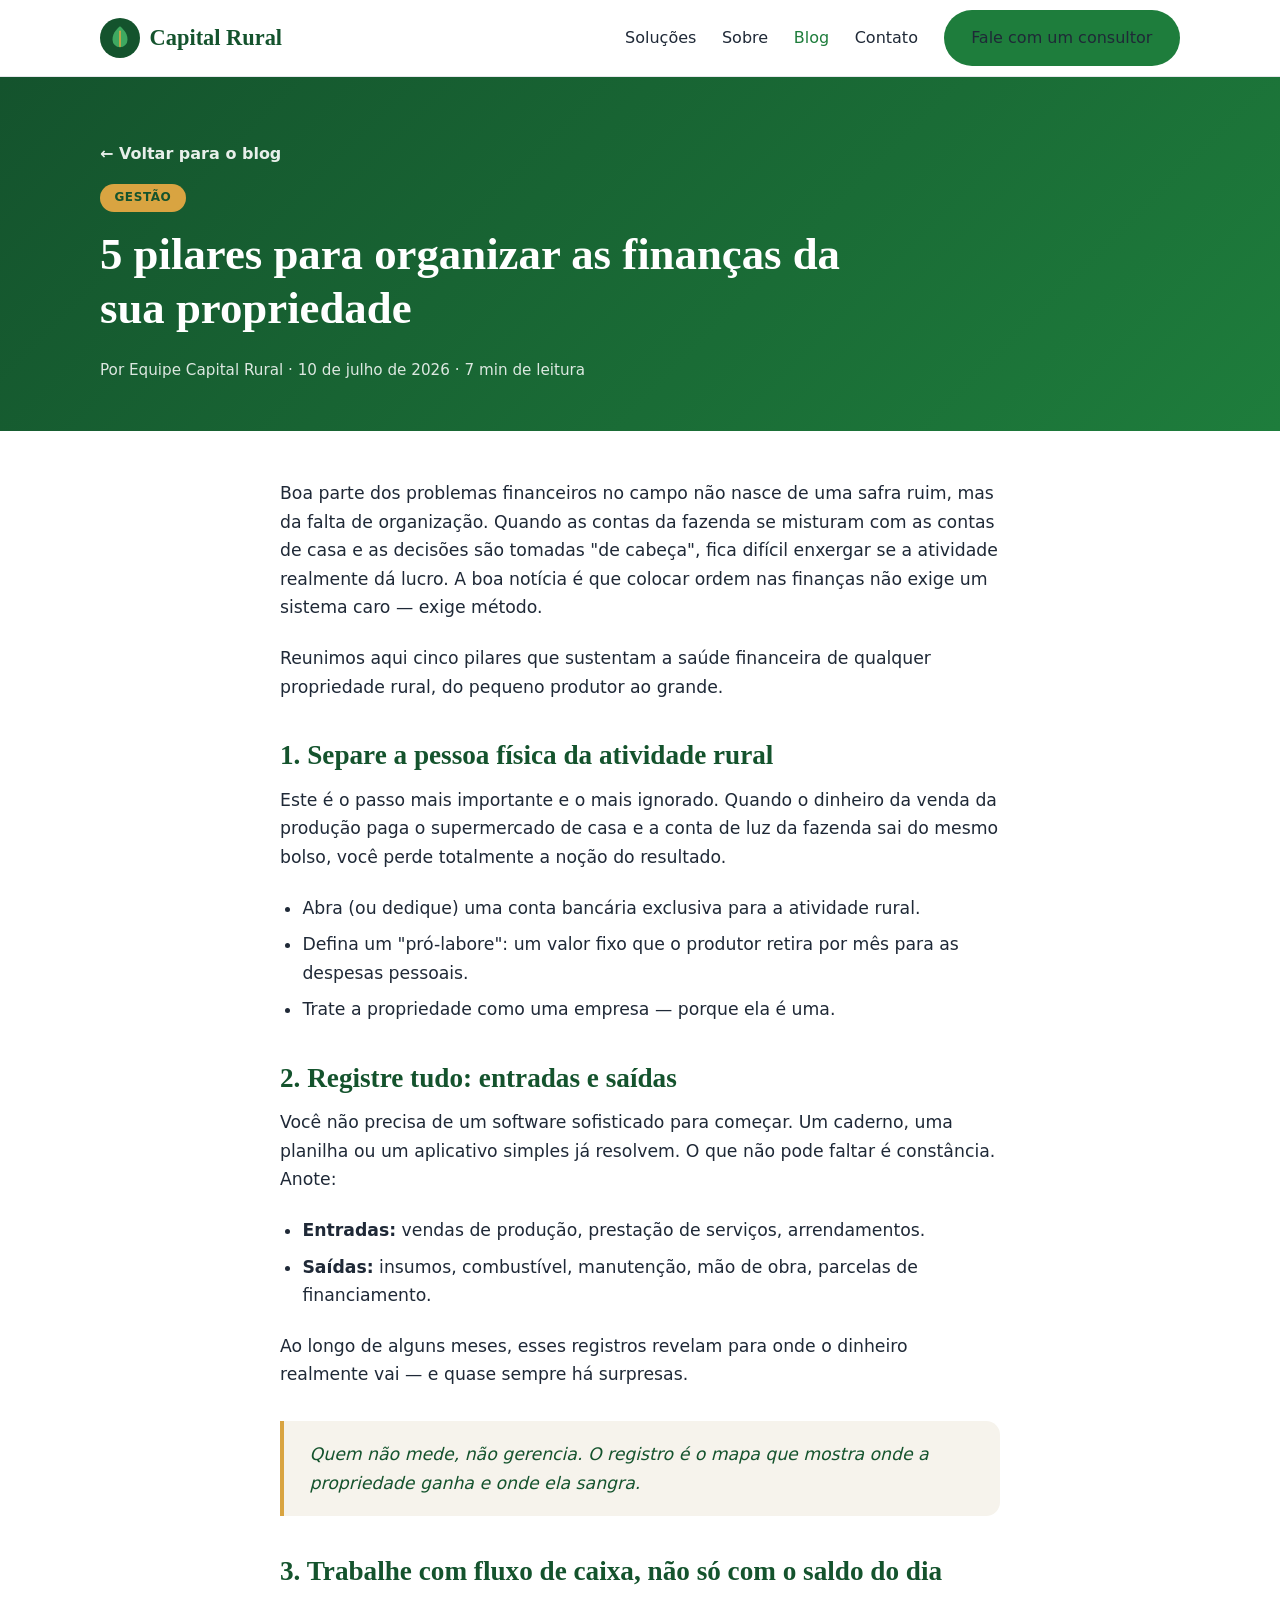
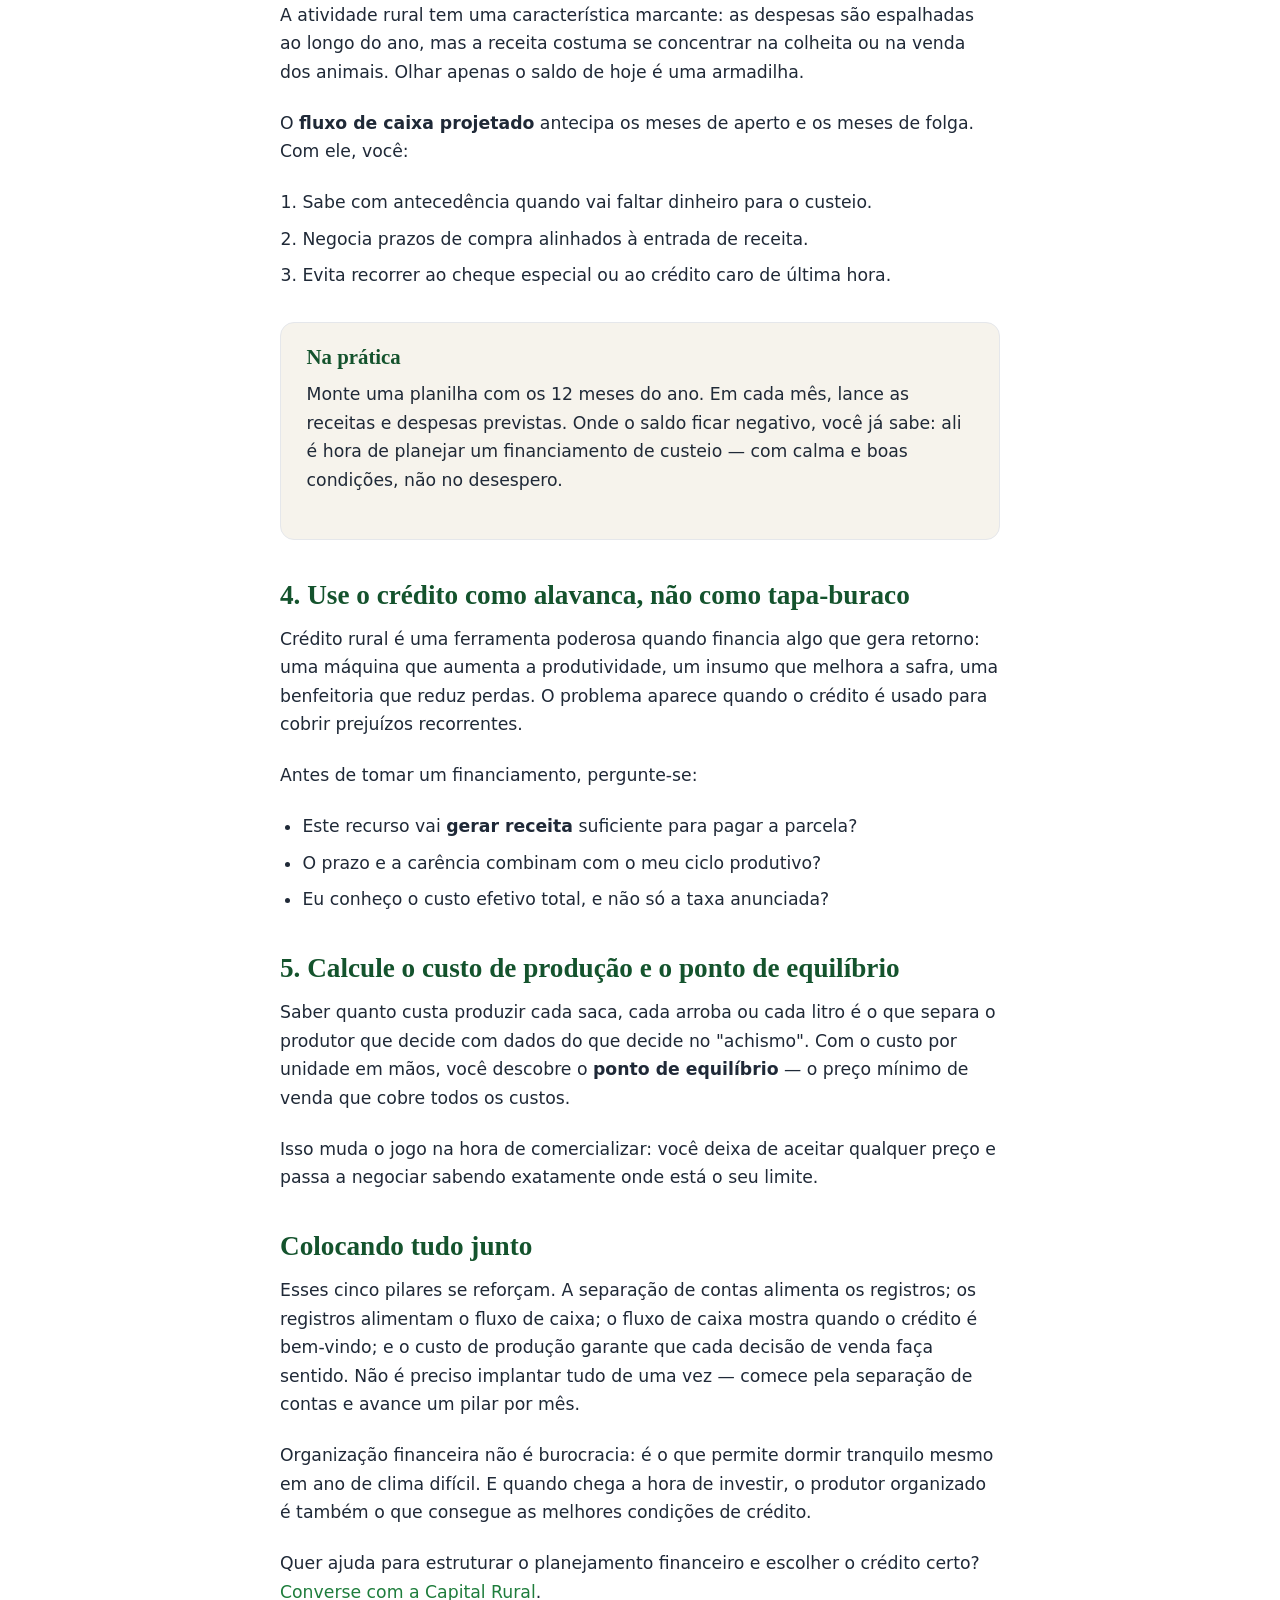
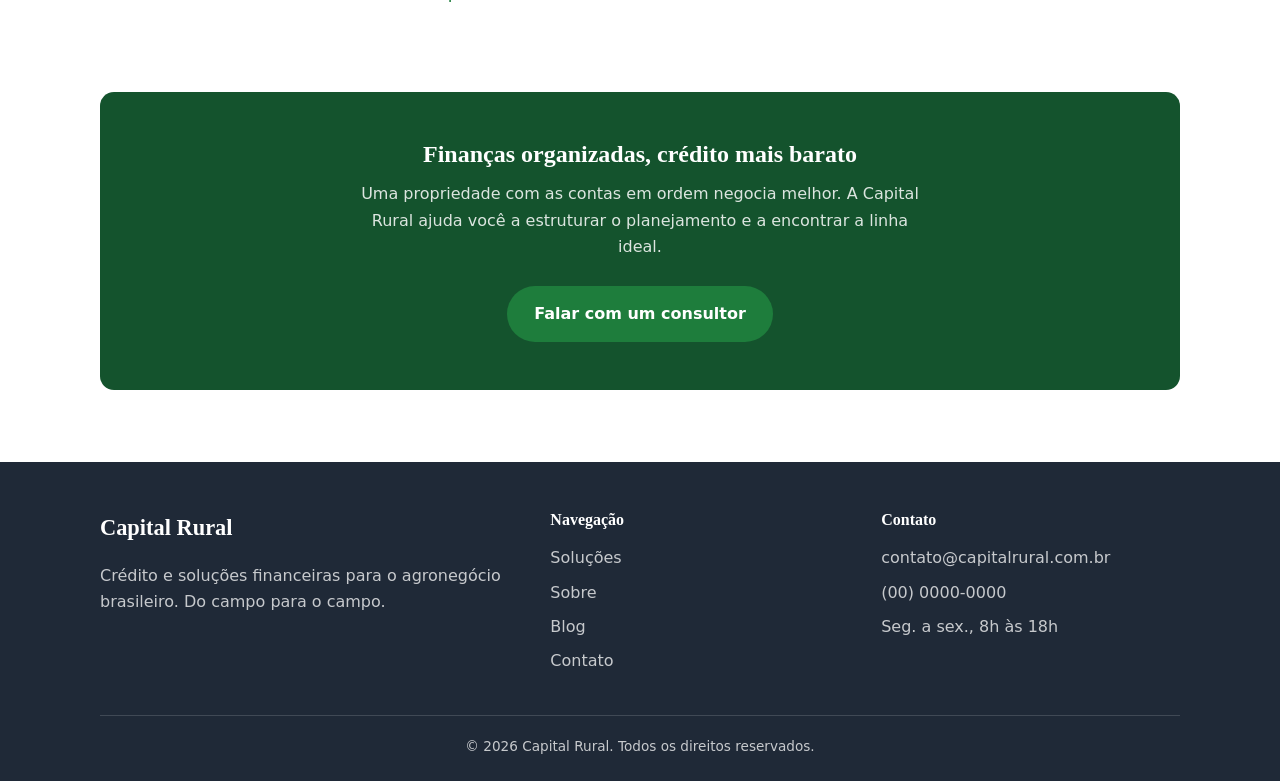
<file: blog/financas-da-propriedade-rural.html>
<!DOCTYPE html>
<html lang="pt-BR">
<head>
  <meta charset="UTF-8" />
  <meta name="viewport" content="width=device-width, initial-scale=1.0" />
  <title>5 pilares para organizar as finanças da sua propriedade — Capital Rural</title>
  <meta name="description" content="Fluxo de caixa, separação de contas e uso consciente do crédito. Um guia prático da Capital Rural para dar mais saúde financeira à propriedade rural." />
  <link rel="stylesheet" href="../assets/css/styles.css" />
</head>
<body>

  <header class="site-header">
    <div class="container">
      <a href="../index.html" class="logo" aria-label="Capital Rural — página inicial">
        <svg class="logo-mark" viewBox="0 0 48 48" xmlns="http://www.w3.org/2000/svg" aria-hidden="true">
          <circle cx="24" cy="24" r="24" fill="#14532d" />
          <path d="M24 10c-6 5-9 10-9 16a9 9 0 0 0 18 0c0-6-3-11-9-16z" fill="#3fa860" />
          <path d="M24 16v18" stroke="#d9a441" stroke-width="2" stroke-linecap="round" />
        </svg>
        Capital Rural
      </a>

      <button class="nav-toggle" aria-label="Abrir menu" aria-expanded="false">☰</button>

      <nav class="main-nav" aria-label="Navegação principal">
        <ul>
          <li><a href="../index.html#solucoes">Soluções</a></li>
          <li><a href="../index.html#sobre">Sobre</a></li>
          <li><a href="../blog.html" class="ativo">Blog</a></li>
          <li><a href="../index.html#contato">Contato</a></li>
          <li><a href="../index.html#contato" class="btn btn-primario">Fale com um consultor</a></li>
        </ul>
      </nav>
    </div>
  </header>

  <main>
    <div class="artigo-hero">
      <div class="container">
        <a href="../blog.html" class="voltar-blog">← Voltar para o blog</a>
        <div>
          <span class="categoria">Gestão</span>
        </div>
        <h1>5 pilares para organizar as finanças da sua propriedade</h1>
        <div class="meta">Por Equipe Capital Rural · 10 de julho de 2026 · 7 min de leitura</div>
      </div>
    </div>

    <article class="artigo">
      <p>Boa parte dos problemas financeiros no campo não nasce de uma safra ruim, mas da falta de organização. Quando as contas da fazenda se misturam com as contas de casa e as decisões são tomadas "de cabeça", fica difícil enxergar se a atividade realmente dá lucro. A boa notícia é que colocar ordem nas finanças não exige um sistema caro — exige método.</p>

      <p>Reunimos aqui cinco pilares que sustentam a saúde financeira de qualquer propriedade rural, do pequeno produtor ao grande.</p>

      <h2>1. Separe a pessoa física da atividade rural</h2>
      <p>Este é o passo mais importante e o mais ignorado. Quando o dinheiro da venda da produção paga o supermercado de casa e a conta de luz da fazenda sai do mesmo bolso, você perde totalmente a noção do resultado.</p>
      <ul>
        <li>Abra (ou dedique) uma conta bancária exclusiva para a atividade rural.</li>
        <li>Defina um "pró-labore": um valor fixo que o produtor retira por mês para as despesas pessoais.</li>
        <li>Trate a propriedade como uma empresa — porque ela é uma.</li>
      </ul>

      <h2>2. Registre tudo: entradas e saídas</h2>
      <p>Você não precisa de um software sofisticado para começar. Um caderno, uma planilha ou um aplicativo simples já resolvem. O que não pode faltar é constância. Anote:</p>
      <ul>
        <li><strong>Entradas:</strong> vendas de produção, prestação de serviços, arrendamentos.</li>
        <li><strong>Saídas:</strong> insumos, combustível, manutenção, mão de obra, parcelas de financiamento.</li>
      </ul>
      <p>Ao longo de alguns meses, esses registros revelam para onde o dinheiro realmente vai — e quase sempre há surpresas.</p>

      <blockquote>Quem não mede, não gerencia. O registro é o mapa que mostra onde a propriedade ganha e onde ela sangra.</blockquote>

      <h2>3. Trabalhe com fluxo de caixa, não só com o saldo do dia</h2>
      <p>A atividade rural tem uma característica marcante: as despesas são espalhadas ao longo do ano, mas a receita costuma se concentrar na colheita ou na venda dos animais. Olhar apenas o saldo de hoje é uma armadilha.</p>
      <p>O <strong>fluxo de caixa projetado</strong> antecipa os meses de aperto e os meses de folga. Com ele, você:</p>
      <ol>
        <li>Sabe com antecedência quando vai faltar dinheiro para o custeio.</li>
        <li>Negocia prazos de compra alinhados à entrada de receita.</li>
        <li>Evita recorrer ao cheque especial ou ao crédito caro de última hora.</li>
      </ol>

      <div class="destaque">
        <h3>Na prática</h3>
        <p>Monte uma planilha com os 12 meses do ano. Em cada mês, lance as receitas e despesas previstas. Onde o saldo ficar negativo, você já sabe: ali é hora de planejar um financiamento de custeio — com calma e boas condições, não no desespero.</p>
      </div>

      <h2>4. Use o crédito como alavanca, não como tapa-buraco</h2>
      <p>Crédito rural é uma ferramenta poderosa quando financia algo que gera retorno: uma máquina que aumenta a produtividade, um insumo que melhora a safra, uma benfeitoria que reduz perdas. O problema aparece quando o crédito é usado para cobrir prejuízos recorrentes.</p>
      <p>Antes de tomar um financiamento, pergunte-se:</p>
      <ul>
        <li>Este recurso vai <strong>gerar receita</strong> suficiente para pagar a parcela?</li>
        <li>O prazo e a carência combinam com o meu ciclo produtivo?</li>
        <li>Eu conheço o custo efetivo total, e não só a taxa anunciada?</li>
      </ul>

      <h2>5. Calcule o custo de produção e o ponto de equilíbrio</h2>
      <p>Saber quanto custa produzir cada saca, cada arroba ou cada litro é o que separa o produtor que decide com dados do que decide no "achismo". Com o custo por unidade em mãos, você descobre o <strong>ponto de equilíbrio</strong> — o preço mínimo de venda que cobre todos os custos.</p>
      <p>Isso muda o jogo na hora de comercializar: você deixa de aceitar qualquer preço e passa a negociar sabendo exatamente onde está o seu limite.</p>

      <h2>Colocando tudo junto</h2>
      <p>Esses cinco pilares se reforçam. A separação de contas alimenta os registros; os registros alimentam o fluxo de caixa; o fluxo de caixa mostra quando o crédito é bem-vindo; e o custo de produção garante que cada decisão de venda faça sentido. Não é preciso implantar tudo de uma vez — comece pela separação de contas e avance um pilar por mês.</p>

      <p>Organização financeira não é burocracia: é o que permite dormir tranquilo mesmo em ano de clima difícil. E quando chega a hora de investir, o produtor organizado é também o que consegue as melhores condições de crédito.</p>

      <p>Quer ajuda para estruturar o planejamento financeiro e escolher o crédito certo? <a href="../index.html#contato">Converse com a Capital Rural</a>.</p>
    </article>

    <section class="secao" style="padding-top:0;">
      <div class="container">
        <div class="cta">
          <h2>Finanças organizadas, crédito mais barato</h2>
          <p>Uma propriedade com as contas em ordem negocia melhor. A Capital Rural ajuda você a estruturar o planejamento e a encontrar a linha ideal.</p>
          <a href="../index.html#contato" class="btn btn-primario">Falar com um consultor</a>
        </div>
      </div>
    </section>
  </main>

  <footer class="site-footer">
    <div class="container">
      <div class="grade-footer">
        <div>
          <div class="logo">Capital Rural</div>
          <p>Crédito e soluções financeiras para o agronegócio brasileiro. Do campo para o campo.</p>
        </div>
        <div>
          <h4>Navegação</h4>
          <a href="../index.html#solucoes">Soluções</a>
          <a href="../index.html#sobre">Sobre</a>
          <a href="../blog.html">Blog</a>
          <a href="../index.html#contato">Contato</a>
        </div>
        <div>
          <h4>Contato</h4>
          <a href="mailto:contato@capitalrural.com.br">contato@capitalrural.com.br</a>
          <a href="tel:+5500000000000">(00) 0000-0000</a>
          <a href="#">Seg. a sex., 8h às 18h</a>
        </div>
      </div>
      <div class="footer-base">
        © <span data-ano>2026</span> Capital Rural. Todos os direitos reservados.
      </div>
    </div>
  </footer>

  <script src="../assets/js/main.js"></script>
</body>
</html>
</file>
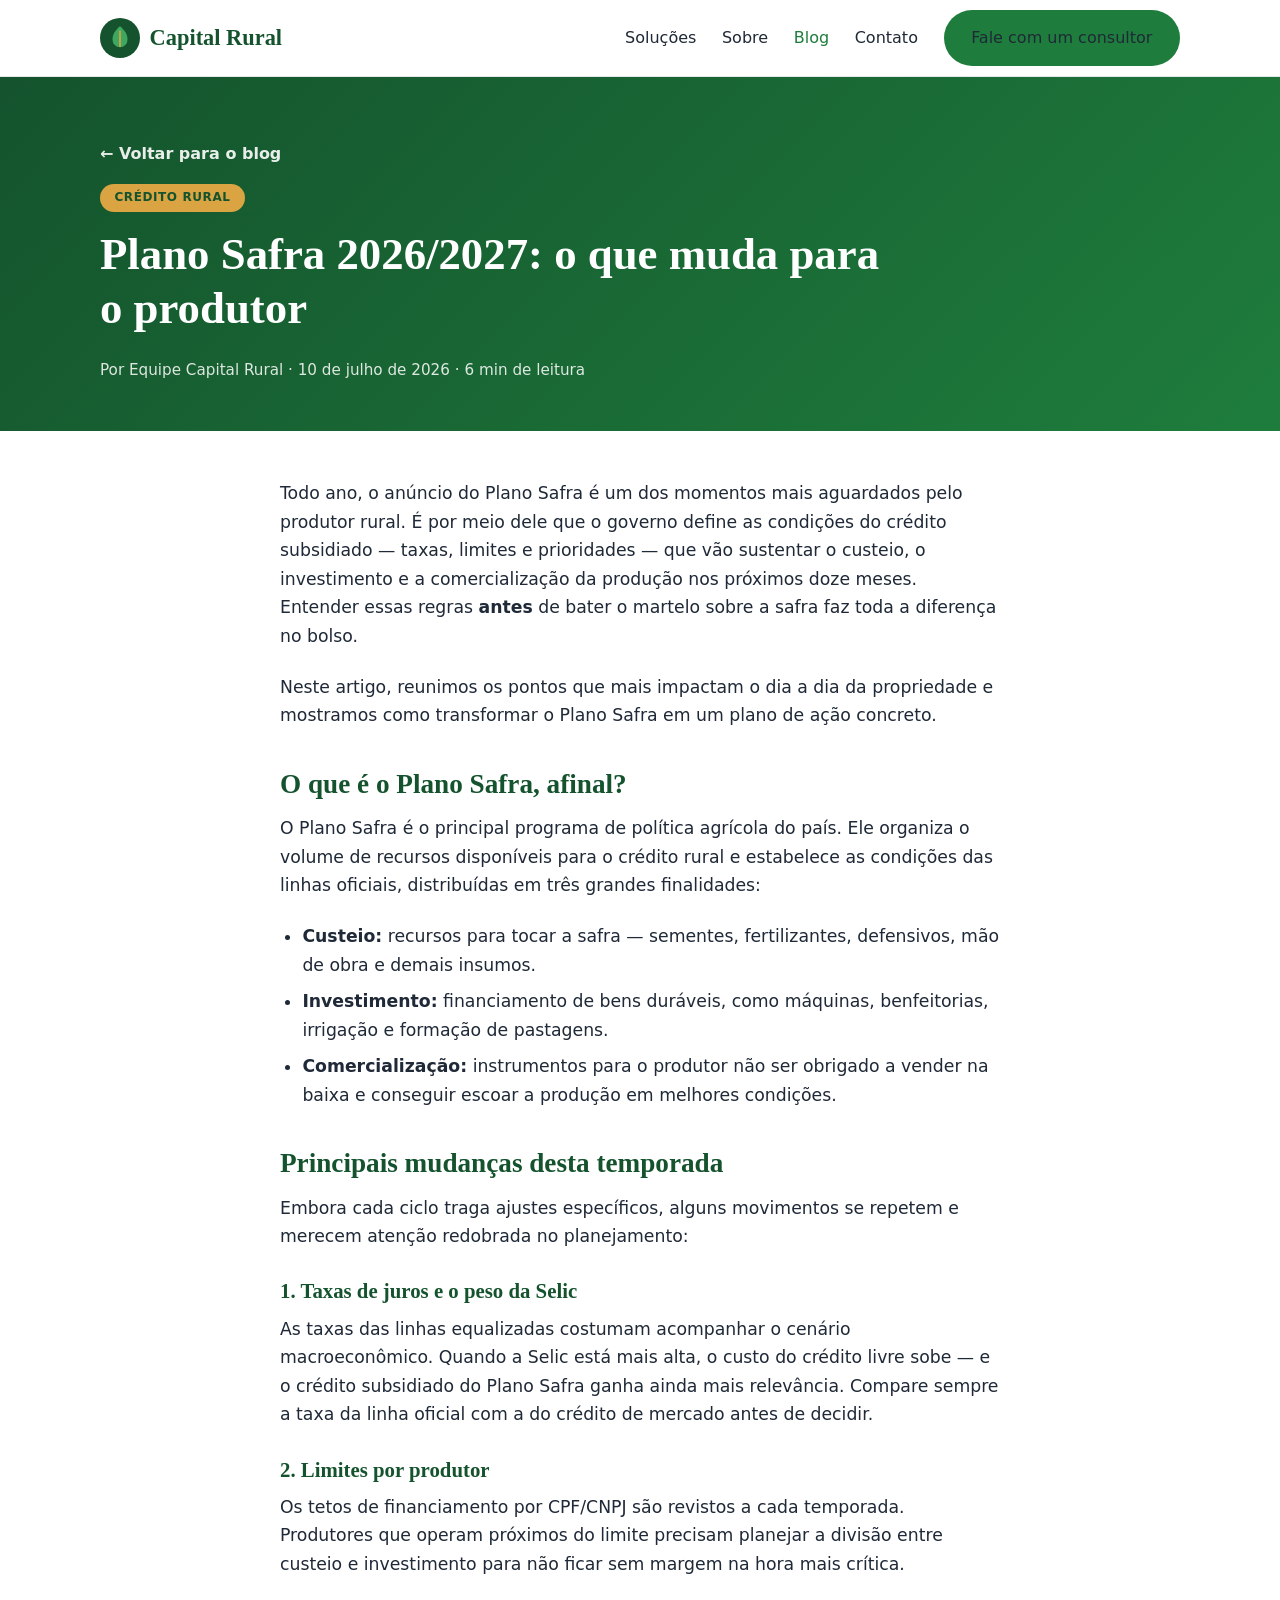
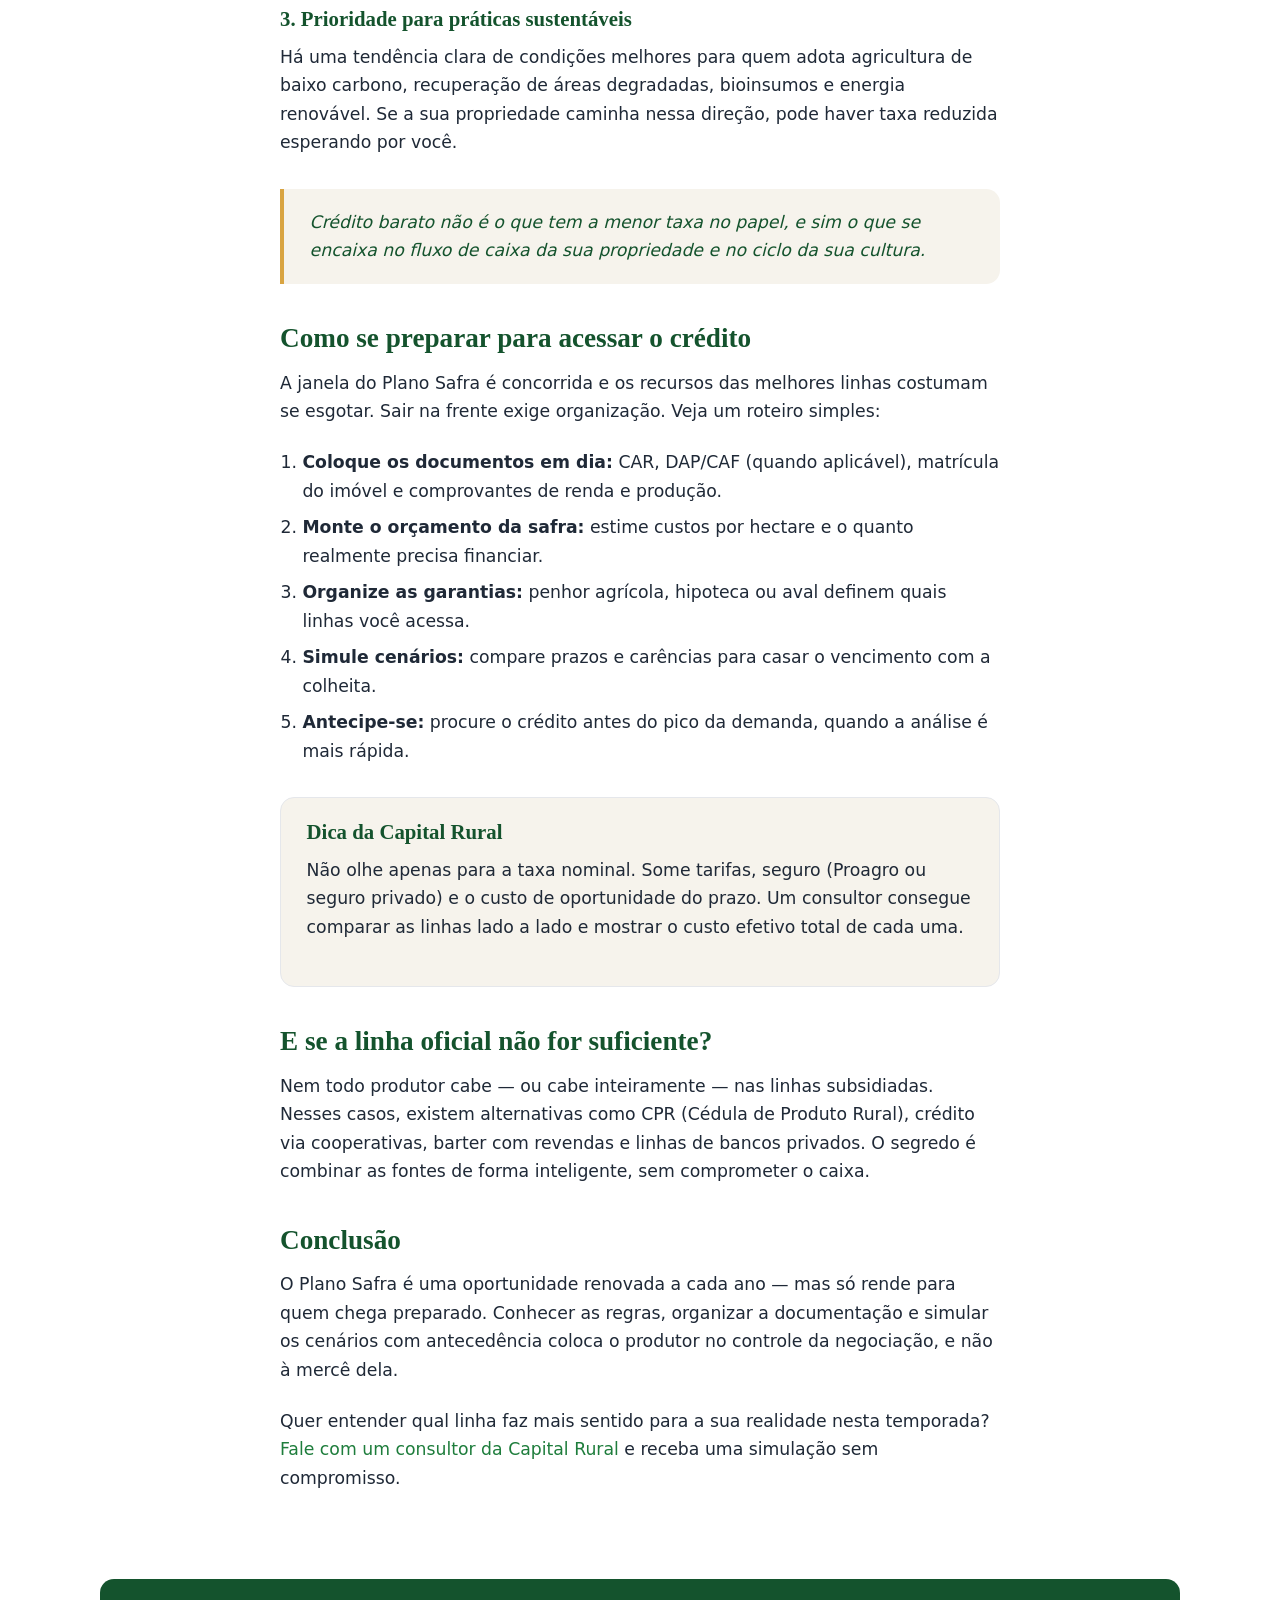
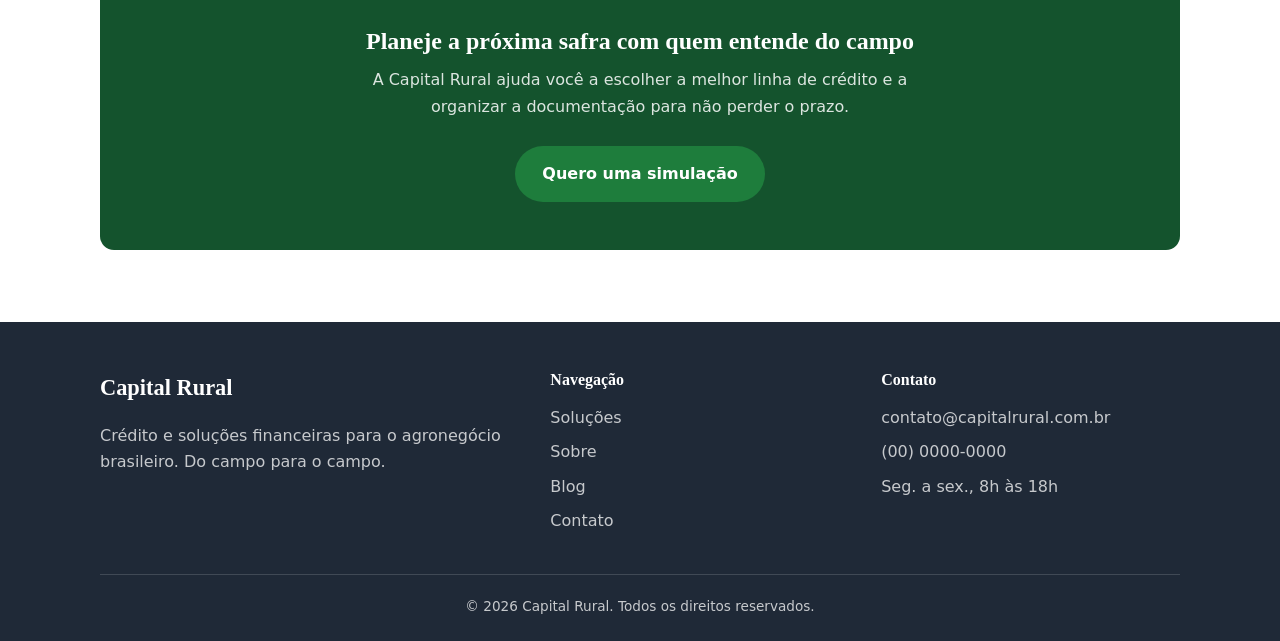
<file: blog/plano-safra-2026-2027.html>
<!DOCTYPE html>
<html lang="pt-BR">
<head>
  <meta charset="UTF-8" />
  <meta name="viewport" content="width=device-width, initial-scale=1.0" />
  <title>Plano Safra 2026/2027: o que muda para o produtor — Capital Rural</title>
  <meta name="description" content="Novas taxas, limites e prioridades do Plano Safra 2026/2027. Entenda as principais linhas de crédito rural e como planejar o financiamento da próxima safra." />
  <link rel="stylesheet" href="../assets/css/styles.css" />
</head>
<body>

  <header class="site-header">
    <div class="container">
      <a href="../index.html" class="logo" aria-label="Capital Rural — página inicial">
        <svg class="logo-mark" viewBox="0 0 48 48" xmlns="http://www.w3.org/2000/svg" aria-hidden="true">
          <circle cx="24" cy="24" r="24" fill="#14532d" />
          <path d="M24 10c-6 5-9 10-9 16a9 9 0 0 0 18 0c0-6-3-11-9-16z" fill="#3fa860" />
          <path d="M24 16v18" stroke="#d9a441" stroke-width="2" stroke-linecap="round" />
        </svg>
        Capital Rural
      </a>

      <button class="nav-toggle" aria-label="Abrir menu" aria-expanded="false">☰</button>

      <nav class="main-nav" aria-label="Navegação principal">
        <ul>
          <li><a href="../index.html#solucoes">Soluções</a></li>
          <li><a href="../index.html#sobre">Sobre</a></li>
          <li><a href="../blog.html" class="ativo">Blog</a></li>
          <li><a href="../index.html#contato">Contato</a></li>
          <li><a href="../index.html#contato" class="btn btn-primario">Fale com um consultor</a></li>
        </ul>
      </nav>
    </div>
  </header>

  <main>
    <div class="artigo-hero">
      <div class="container">
        <a href="../blog.html" class="voltar-blog">← Voltar para o blog</a>
        <div>
          <span class="categoria">Crédito Rural</span>
        </div>
        <h1>Plano Safra 2026/2027: o que muda para o produtor</h1>
        <div class="meta">Por Equipe Capital Rural · 10 de julho de 2026 · 6 min de leitura</div>
      </div>
    </div>

    <article class="artigo">
      <p>Todo ano, o anúncio do Plano Safra é um dos momentos mais aguardados pelo produtor rural. É por meio dele que o governo define as condições do crédito subsidiado — taxas, limites e prioridades — que vão sustentar o custeio, o investimento e a comercialização da produção nos próximos doze meses. Entender essas regras <strong>antes</strong> de bater o martelo sobre a safra faz toda a diferença no bolso.</p>

      <p>Neste artigo, reunimos os pontos que mais impactam o dia a dia da propriedade e mostramos como transformar o Plano Safra em um plano de ação concreto.</p>

      <h2>O que é o Plano Safra, afinal?</h2>
      <p>O Plano Safra é o principal programa de política agrícola do país. Ele organiza o volume de recursos disponíveis para o crédito rural e estabelece as condições das linhas oficiais, distribuídas em três grandes finalidades:</p>
      <ul>
        <li><strong>Custeio:</strong> recursos para tocar a safra — sementes, fertilizantes, defensivos, mão de obra e demais insumos.</li>
        <li><strong>Investimento:</strong> financiamento de bens duráveis, como máquinas, benfeitorias, irrigação e formação de pastagens.</li>
        <li><strong>Comercialização:</strong> instrumentos para o produtor não ser obrigado a vender na baixa e conseguir escoar a produção em melhores condições.</li>
      </ul>

      <h2>Principais mudanças desta temporada</h2>
      <p>Embora cada ciclo traga ajustes específicos, alguns movimentos se repetem e merecem atenção redobrada no planejamento:</p>

      <h3>1. Taxas de juros e o peso da Selic</h3>
      <p>As taxas das linhas equalizadas costumam acompanhar o cenário macroeconômico. Quando a Selic está mais alta, o custo do crédito livre sobe — e o crédito subsidiado do Plano Safra ganha ainda mais relevância. Compare sempre a taxa da linha oficial com a do crédito de mercado antes de decidir.</p>

      <h3>2. Limites por produtor</h3>
      <p>Os tetos de financiamento por CPF/CNPJ são revistos a cada temporada. Produtores que operam próximos do limite precisam planejar a divisão entre custeio e investimento para não ficar sem margem na hora mais crítica.</p>

      <h3>3. Prioridade para práticas sustentáveis</h3>
      <p>Há uma tendência clara de condições melhores para quem adota agricultura de baixo carbono, recuperação de áreas degradadas, bioinsumos e energia renovável. Se a sua propriedade caminha nessa direção, pode haver taxa reduzida esperando por você.</p>

      <blockquote>Crédito barato não é o que tem a menor taxa no papel, e sim o que se encaixa no fluxo de caixa da sua propriedade e no ciclo da sua cultura.</blockquote>

      <h2>Como se preparar para acessar o crédito</h2>
      <p>A janela do Plano Safra é concorrida e os recursos das melhores linhas costumam se esgotar. Sair na frente exige organização. Veja um roteiro simples:</p>
      <ol>
        <li><strong>Coloque os documentos em dia:</strong> CAR, DAP/CAF (quando aplicável), matrícula do imóvel e comprovantes de renda e produção.</li>
        <li><strong>Monte o orçamento da safra:</strong> estime custos por hectare e o quanto realmente precisa financiar.</li>
        <li><strong>Organize as garantias:</strong> penhor agrícola, hipoteca ou aval definem quais linhas você acessa.</li>
        <li><strong>Simule cenários:</strong> compare prazos e carências para casar o vencimento com a colheita.</li>
        <li><strong>Antecipe-se:</strong> procure o crédito antes do pico da demanda, quando a análise é mais rápida.</li>
      </ol>

      <div class="destaque">
        <h3>Dica da Capital Rural</h3>
        <p>Não olhe apenas para a taxa nominal. Some tarifas, seguro (Proagro ou seguro privado) e o custo de oportunidade do prazo. Um consultor consegue comparar as linhas lado a lado e mostrar o custo efetivo total de cada uma.</p>
      </div>

      <h2>E se a linha oficial não for suficiente?</h2>
      <p>Nem todo produtor cabe — ou cabe inteiramente — nas linhas subsidiadas. Nesses casos, existem alternativas como CPR (Cédula de Produto Rural), crédito via cooperativas, barter com revendas e linhas de bancos privados. O segredo é combinar as fontes de forma inteligente, sem comprometer o caixa.</p>

      <h2>Conclusão</h2>
      <p>O Plano Safra é uma oportunidade renovada a cada ano — mas só rende para quem chega preparado. Conhecer as regras, organizar a documentação e simular os cenários com antecedência coloca o produtor no controle da negociação, e não à mercê dela.</p>

      <p>Quer entender qual linha faz mais sentido para a sua realidade nesta temporada? <a href="../index.html#contato">Fale com um consultor da Capital Rural</a> e receba uma simulação sem compromisso.</p>
    </article>

    <section class="secao" style="padding-top:0;">
      <div class="container">
        <div class="cta">
          <h2>Planeje a próxima safra com quem entende do campo</h2>
          <p>A Capital Rural ajuda você a escolher a melhor linha de crédito e a organizar a documentação para não perder o prazo.</p>
          <a href="../index.html#contato" class="btn btn-primario">Quero uma simulação</a>
        </div>
      </div>
    </section>
  </main>

  <footer class="site-footer">
    <div class="container">
      <div class="grade-footer">
        <div>
          <div class="logo">Capital Rural</div>
          <p>Crédito e soluções financeiras para o agronegócio brasileiro. Do campo para o campo.</p>
        </div>
        <div>
          <h4>Navegação</h4>
          <a href="../index.html#solucoes">Soluções</a>
          <a href="../index.html#sobre">Sobre</a>
          <a href="../blog.html">Blog</a>
          <a href="../index.html#contato">Contato</a>
        </div>
        <div>
          <h4>Contato</h4>
          <a href="mailto:contato@capitalrural.com.br">contato@capitalrural.com.br</a>
          <a href="tel:+5500000000000">(00) 0000-0000</a>
          <a href="#">Seg. a sex., 8h às 18h</a>
        </div>
      </div>
      <div class="footer-base">
        © <span data-ano>2026</span> Capital Rural. Todos os direitos reservados.
      </div>
    </div>
  </footer>

  <script src="../assets/js/main.js"></script>
</body>
</html>
</file>
<file: assets/css/styles.css>
/* ==========================================================================
   Capital Rural — Folha de estilo principal
   ========================================================================== */

:root {
  --verde-escuro: #14532d;
  --verde: #1e7d3c;
  --verde-claro: #3fa860;
  --terra: #a26b3f;
  --dourado: #d9a441;
  --areia: #f6f3ec;
  --grafite: #1f2937;
  --cinza: #6b7280;
  --cinza-claro: #e5e7eb;
  --branco: #ffffff;
  --sombra: 0 8px 24px rgba(20, 83, 45, 0.10);
  --raio: 14px;
  --largura: 1120px;
  --transicao: 0.25s ease;
}

* {
  box-sizing: border-box;
}

html {
  scroll-behavior: smooth;
}

body {
  margin: 0;
  font-family: "Segoe UI", system-ui, -apple-system, Roboto, Helvetica, Arial, sans-serif;
  color: var(--grafite);
  background: var(--branco);
  line-height: 1.65;
  -webkit-font-smoothing: antialiased;
}

h1, h2, h3, h4 {
  font-family: Georgia, "Times New Roman", serif;
  line-height: 1.2;
  color: var(--verde-escuro);
  margin: 0 0 0.5em;
}

a {
  color: var(--verde);
  text-decoration: none;
  transition: color var(--transicao);
}

a:hover {
  color: var(--verde-escuro);
}

img {
  max-width: 100%;
  display: block;
}

.container {
  width: 100%;
  max-width: var(--largura);
  margin: 0 auto;
  padding: 0 1.25rem;
}

/* ---------- Botões ---------- */
.btn {
  display: inline-block;
  padding: 0.8rem 1.6rem;
  border-radius: 999px;
  font-weight: 600;
  cursor: pointer;
  border: 2px solid transparent;
  transition: all var(--transicao);
}

.btn-primario {
  background: var(--verde);
  color: var(--branco);
}

.btn-primario:hover {
  background: var(--verde-escuro);
  color: var(--branco);
  transform: translateY(-2px);
}

.btn-secundario {
  background: transparent;
  color: var(--verde-escuro);
  border-color: var(--verde);
}

.btn-secundario:hover {
  background: var(--verde);
  color: var(--branco);
}

/* ---------- Cabeçalho ---------- */
.site-header {
  position: sticky;
  top: 0;
  z-index: 100;
  background: rgba(255, 255, 255, 0.96);
  backdrop-filter: blur(6px);
  border-bottom: 1px solid var(--cinza-claro);
}

.site-header .container {
  display: flex;
  align-items: center;
  justify-content: space-between;
  height: 76px;
}

.logo {
  display: flex;
  align-items: center;
  gap: 0.6rem;
  font-family: Georgia, serif;
  font-size: 1.4rem;
  font-weight: 700;
  color: var(--verde-escuro);
}

.logo-mark {
  width: 40px;
  height: 40px;
  flex: 0 0 auto;
}

.main-nav ul {
  display: flex;
  gap: 1.6rem;
  list-style: none;
  margin: 0;
  padding: 0;
  align-items: center;
}

.main-nav a {
  color: var(--grafite);
  font-weight: 500;
}

.main-nav a:hover,
.main-nav a.ativo {
  color: var(--verde);
}

.nav-toggle {
  display: none;
  background: none;
  border: 0;
  font-size: 1.6rem;
  cursor: pointer;
  color: var(--verde-escuro);
}

/* ---------- Hero ---------- */
.hero {
  background: linear-gradient(135deg, var(--verde-escuro) 0%, var(--verde) 100%);
  color: var(--branco);
  padding: 5rem 0;
  position: relative;
  overflow: hidden;
}

.hero::after {
  content: "";
  position: absolute;
  right: -80px;
  bottom: -80px;
  width: 340px;
  height: 340px;
  background: radial-gradient(circle, rgba(217, 164, 65, 0.35), transparent 70%);
  border-radius: 50%;
}

.hero h1 {
  color: var(--branco);
  font-size: clamp(2rem, 4vw, 3.2rem);
  max-width: 720px;
}

.hero p {
  font-size: 1.2rem;
  max-width: 620px;
  color: rgba(255, 255, 255, 0.9);
}

.hero .btn-group {
  margin-top: 1.8rem;
  display: flex;
  gap: 1rem;
  flex-wrap: wrap;
}

.hero .btn-secundario {
  color: var(--branco);
  border-color: rgba(255, 255, 255, 0.7);
}

.hero .btn-secundario:hover {
  background: var(--branco);
  color: var(--verde-escuro);
}

/* ---------- Seções ---------- */
.secao {
  padding: 4.5rem 0;
}

.secao.alt {
  background: var(--areia);
}

.secao-titulo {
  text-align: center;
  max-width: 680px;
  margin: 0 auto 2.5rem;
}

.secao-titulo span {
  display: inline-block;
  text-transform: uppercase;
  letter-spacing: 0.12em;
  font-size: 0.8rem;
  font-weight: 700;
  color: var(--dourado);
  margin-bottom: 0.5rem;
}

.secao-titulo h2 {
  font-size: clamp(1.7rem, 3vw, 2.4rem);
}

/* ---------- Grade de cartões ---------- */
.grade {
  display: grid;
  gap: 1.6rem;
  grid-template-columns: repeat(auto-fit, minmax(260px, 1fr));
}

.cartao {
  background: var(--branco);
  border: 1px solid var(--cinza-claro);
  border-radius: var(--raio);
  padding: 1.8rem;
  transition: transform var(--transicao), box-shadow var(--transicao);
}

.cartao:hover {
  transform: translateY(-4px);
  box-shadow: var(--sombra);
}

.cartao .icone {
  width: 52px;
  height: 52px;
  border-radius: 12px;
  background: var(--areia);
  display: flex;
  align-items: center;
  justify-content: center;
  font-size: 1.6rem;
  margin-bottom: 1rem;
}

.cartao h3 {
  font-size: 1.25rem;
}

.cartao p {
  color: var(--cinza);
  margin: 0;
}

/* ---------- Números ---------- */
.numeros {
  display: grid;
  grid-template-columns: repeat(auto-fit, minmax(180px, 1fr));
  gap: 1.5rem;
  text-align: center;
}

.numeros .item strong {
  display: block;
  font-family: Georgia, serif;
  font-size: 2.6rem;
  color: var(--dourado);
}

.numeros .item span {
  color: var(--cinza);
  font-weight: 500;
}

/* ---------- Blog ---------- */
.post-lista {
  display: grid;
  gap: 2rem;
  grid-template-columns: repeat(auto-fit, minmax(300px, 1fr));
}

.post-card {
  background: var(--branco);
  border: 1px solid var(--cinza-claro);
  border-radius: var(--raio);
  overflow: hidden;
  display: flex;
  flex-direction: column;
  transition: transform var(--transicao), box-shadow var(--transicao);
}

.post-card:hover {
  transform: translateY(-4px);
  box-shadow: var(--sombra);
}

.post-card .thumb {
  height: 190px;
  background: linear-gradient(135deg, var(--verde-claro), var(--verde-escuro));
  display: flex;
  align-items: flex-end;
  padding: 1rem;
}

.post-card .thumb.terra {
  background: linear-gradient(135deg, var(--dourado), var(--terra));
}

.post-card .categoria {
  background: rgba(255, 255, 255, 0.9);
  color: var(--verde-escuro);
  padding: 0.25rem 0.8rem;
  border-radius: 999px;
  font-size: 0.75rem;
  font-weight: 700;
  text-transform: uppercase;
  letter-spacing: 0.05em;
}

.post-card .corpo {
  padding: 1.6rem;
  display: flex;
  flex-direction: column;
  flex: 1;
}

.post-card .meta {
  font-size: 0.85rem;
  color: var(--cinza);
  margin-bottom: 0.6rem;
}

.post-card h3 {
  font-size: 1.3rem;
  margin-bottom: 0.6rem;
}

.post-card p {
  color: var(--cinza);
  margin: 0 0 1.2rem;
  flex: 1;
}

.post-card .ler-mais {
  font-weight: 600;
  align-self: flex-start;
}

/* ---------- Artigo ---------- */
.artigo-hero {
  background: linear-gradient(135deg, var(--verde-escuro), var(--verde));
  color: var(--branco);
  padding: 4rem 0 3rem;
}

.artigo-hero .categoria {
  display: inline-block;
  background: var(--dourado);
  color: var(--verde-escuro);
  padding: 0.25rem 0.9rem;
  border-radius: 999px;
  font-size: 0.75rem;
  font-weight: 700;
  text-transform: uppercase;
  letter-spacing: 0.05em;
  margin-bottom: 1rem;
}

.artigo-hero h1 {
  color: var(--branco);
  font-size: clamp(1.8rem, 3.5vw, 2.8rem);
  max-width: 800px;
}

.artigo-hero .meta {
  color: rgba(255, 255, 255, 0.85);
  margin-top: 1rem;
  font-size: 0.95rem;
}

.artigo {
  max-width: 760px;
  margin: 0 auto;
  padding: 3rem 1.25rem 4rem;
  font-size: 1.08rem;
}

.artigo p,
.artigo ul,
.artigo ol {
  margin: 0 0 1.4rem;
}

.artigo h2 {
  margin-top: 2.4rem;
  font-size: 1.7rem;
}

.artigo h3 {
  margin-top: 1.8rem;
  font-size: 1.3rem;
}

.artigo ul,
.artigo ol {
  padding-left: 1.4rem;
}

.artigo li {
  margin-bottom: 0.5rem;
}

.artigo blockquote {
  margin: 2rem 0;
  padding: 1.2rem 1.6rem;
  border-left: 4px solid var(--dourado);
  background: var(--areia);
  border-radius: 0 var(--raio) var(--raio) 0;
  font-style: italic;
  color: var(--verde-escuro);
}

.artigo .destaque {
  background: var(--areia);
  border: 1px solid var(--cinza-claro);
  border-radius: var(--raio);
  padding: 1.4rem 1.6rem;
  margin: 2rem 0;
}

.artigo .destaque h3 {
  margin-top: 0;
}

.voltar-blog {
  display: inline-block;
  margin-bottom: 1rem;
  font-weight: 600;
  color: rgba(255, 255, 255, 0.9);
}

.voltar-blog:hover {
  color: var(--branco);
}

/* ---------- CTA ---------- */
.cta {
  background: var(--verde-escuro);
  color: var(--branco);
  border-radius: var(--raio);
  padding: 3rem 2rem;
  text-align: center;
}

.cta h2 {
  color: var(--branco);
}

.cta p {
  color: rgba(255, 255, 255, 0.85);
  max-width: 560px;
  margin: 0 auto 1.6rem;
}

/* ---------- Rodapé ---------- */
.site-footer {
  background: var(--grafite);
  color: rgba(255, 255, 255, 0.75);
  padding: 3rem 0 1.5rem;
  margin-top: 0;
}

.site-footer .grade-footer {
  display: grid;
  grid-template-columns: 1.4fr 1fr 1fr;
  gap: 2rem;
}

.site-footer h4 {
  color: var(--branco);
  margin-bottom: 1rem;
}

.site-footer a {
  color: rgba(255, 255, 255, 0.75);
  display: block;
  margin-bottom: 0.5rem;
}

.site-footer a:hover {
  color: var(--dourado);
}

.site-footer .logo {
  color: var(--branco);
  margin-bottom: 0.8rem;
}

.footer-base {
  border-top: 1px solid rgba(255, 255, 255, 0.15);
  margin-top: 2rem;
  padding-top: 1.2rem;
  text-align: center;
  font-size: 0.85rem;
}

/* ---------- Responsivo ---------- */
@media (max-width: 760px) {
  .nav-toggle {
    display: block;
  }

  .main-nav {
    position: absolute;
    top: 76px;
    left: 0;
    right: 0;
    background: var(--branco);
    border-bottom: 1px solid var(--cinza-claro);
    max-height: 0;
    overflow: hidden;
    transition: max-height var(--transicao);
  }

  .main-nav.aberto {
    max-height: 360px;
  }

  .main-nav ul {
    flex-direction: column;
    padding: 1rem 1.25rem;
    gap: 1rem;
  }

  .site-footer .grade-footer {
    grid-template-columns: 1fr;
  }
}
</file>
